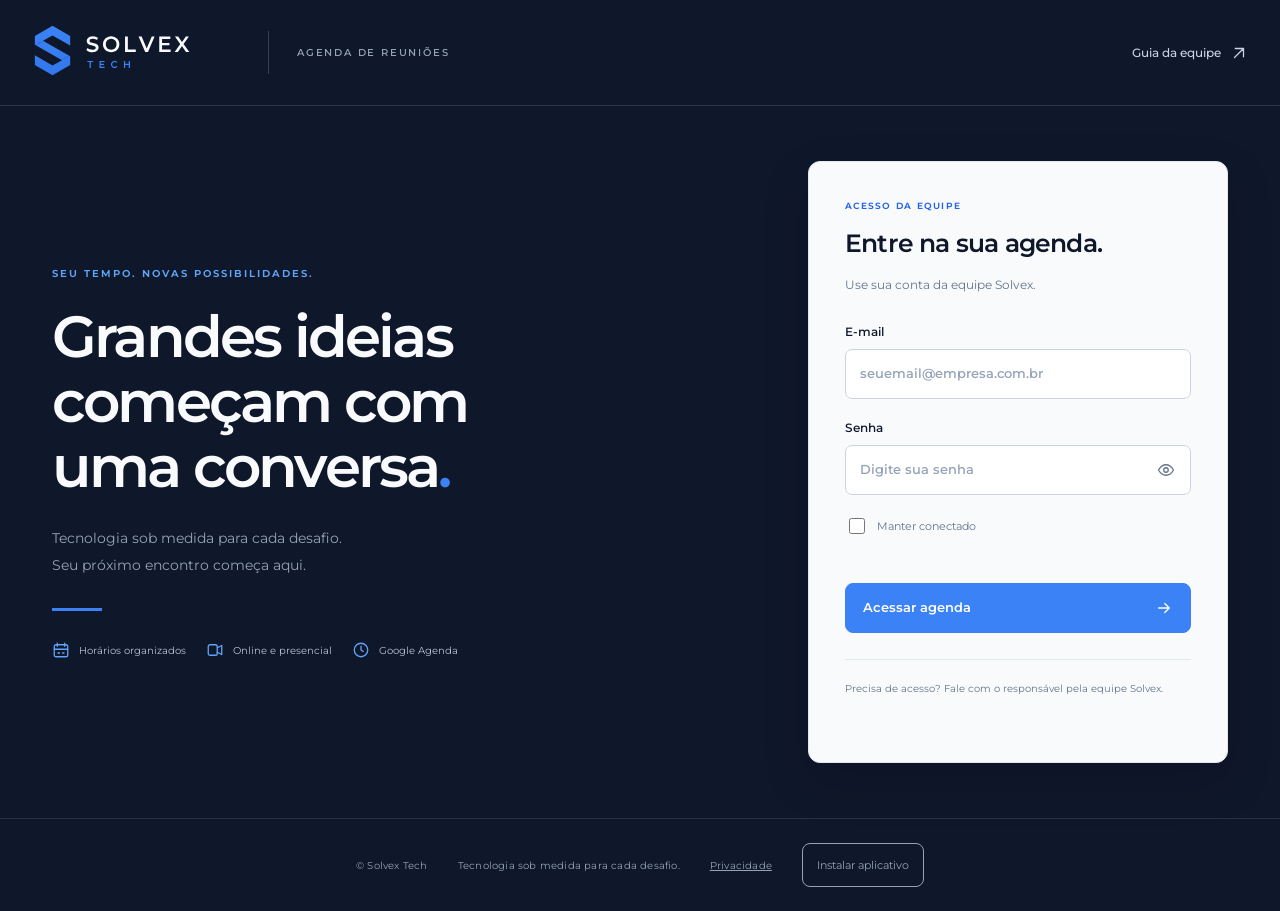
<file: index.html>
<!doctype html><html lang="pt-BR"><head><meta http-equiv="Content-Security-Policy" content="default-src 'none'; script-src 'self'; worker-src 'self'; manifest-src 'self'; style-src 'self' 'unsafe-inline'; img-src 'self' data:; font-src 'self'; connect-src 'self' https://abweepruixcyetrzefhk.supabase.co; base-uri 'none'; object-src 'none'; form-action 'self'; upgrade-insecure-requests"><meta name="apple-mobile-web-app-title" content="Solvex Agenda"><link rel="manifest" href="app-42dbdd6f8c19.webmanifest"><link rel="apple-touch-icon" sizes="180x180" href="apple-touch-icon-090eed2da043.png"><meta charset="utf-8"><meta name="viewport" content="width=device-width,initial-scale=1,viewport-fit=cover"><meta name="referrer" content="no-referrer"><meta name="theme-color" content="#0F172A"><meta name="description" content="Agenda da equipe Solvex. Organize reuniões, horários e atendimentos."><title>Solvex | Agenda de reuniões</title><link rel="icon" href="favicon-79b0ba477d8b.svg"><link rel="stylesheet" href="assets/style-9cea440f1fc6.css"></head><body class="solvex-agenda agenda-portal">
<a class="skip-link" href="#agenda-root">Ir para a agenda</a>
<header class="agenda-shell-header"><a href="./" aria-label="Solvex Agenda"><img src="solvex-logo-5545c9b8863d.svg" alt="Solvex Tech"></a><span class="agenda-shell-product">AGENDA DE REUNIÕES</span><a class="agenda-guide-link" href="manual.html" target="_blank" rel="noopener">Guia da equipe <span data-solvex-icon="arrow-up-right"></span></a><div id="agenda-account" hidden><span id="agenda-account-name"></span><button class="button secondary" id="agenda-signout" type="button">Sair</button></div></header>
<main id="agenda-login" class="agenda-login"><section class="agenda-login-intro"><p class="page-eyebrow">SEU TEMPO. NOVAS POSSIBILIDADES.</p><h1>Grandes ideias<br>começam com<br>uma conversa<span>.</span></h1><p>Tecnologia sob medida para cada desafio.<br>Seu próximo encontro começa aqui.</p><div class="solvex-hero-line" aria-hidden="true"></div><div class="agenda-login-tags"><span><span data-solvex-icon="calendar"></span>Horários organizados</span><span><span data-solvex-icon="video"></span>Online e presencial</span><span><span data-solvex-icon="clock"></span>Google Agenda</span></div></section><section class="agenda-login-card"><div id="agenda-login-loading" role="status">Verificando seu acesso…</div><div id="agenda-login-fields" hidden><p class="page-eyebrow">ACESSO DA EQUIPE</p><h2>Entre na sua agenda.</h2><p>Use sua conta da equipe Solvex.</p><form id="agenda-login-form"><label>E-mail<input type="email" name="email" autocomplete="username" placeholder="seuemail@empresa.com.br" required maxlength="254"></label><label>Senha<span class="agenda-password-wrap"><input type="password" name="password" autocomplete="current-password" placeholder="Digite sua senha" required maxlength="128"><button type="button" id="agenda-password-toggle" aria-label="Mostrar senha" aria-pressed="false"><svg viewBox="0 0 24 24" aria-hidden="true"><path d="M2 12s4-7 10-7 10 7 10 7-4 7-10 7S2 12 2 12Z"/><circle cx="12" cy="12" r="3"/></svg></button></span></label><label class="agenda-remember"><input type="checkbox" name="remember">Manter conectado</label><button class="button primary" type="submit">Acessar agenda <span data-solvex-icon="arrow-right"></span></button><p class="error" id="agenda-login-error" role="alert"></p></form><p class="agenda-login-contact">Precisa de acesso? Fale com o responsável pela equipe Solvex.</p></div></section></main>
<main id="agenda-root" class="agenda-standalone-root" hidden tabindex="-1"></main><footer class="agenda-shell-footer"><span>© Solvex Tech</span><span>Tecnologia sob medida para cada desafio.</span><a href="privacidade-agenda.html">Privacidade</a></footer><script src="config.js" defer></script><script src="assets/icons-968d5dba30fa.js" defer></script><script src="assets/auth-ab4852074d04.js" defer></script><script src="assets/api-547841a2abc8.js" defer></script><script src="assets/categories-31a34558bee9.js" defer></script><script src="assets/weekly-4aabe3dd1ca1.js" defer></script><script src="assets/google-flow-968bbc43f188.js" defer></script><script src="assets/admin-420d1e878e5c.js" defer></script><script src="assets/portal-fc0ca8c63b61.js" defer></script><script src="assets/pwa-33f8adda4149.js" defer></script></body></html>
</file>
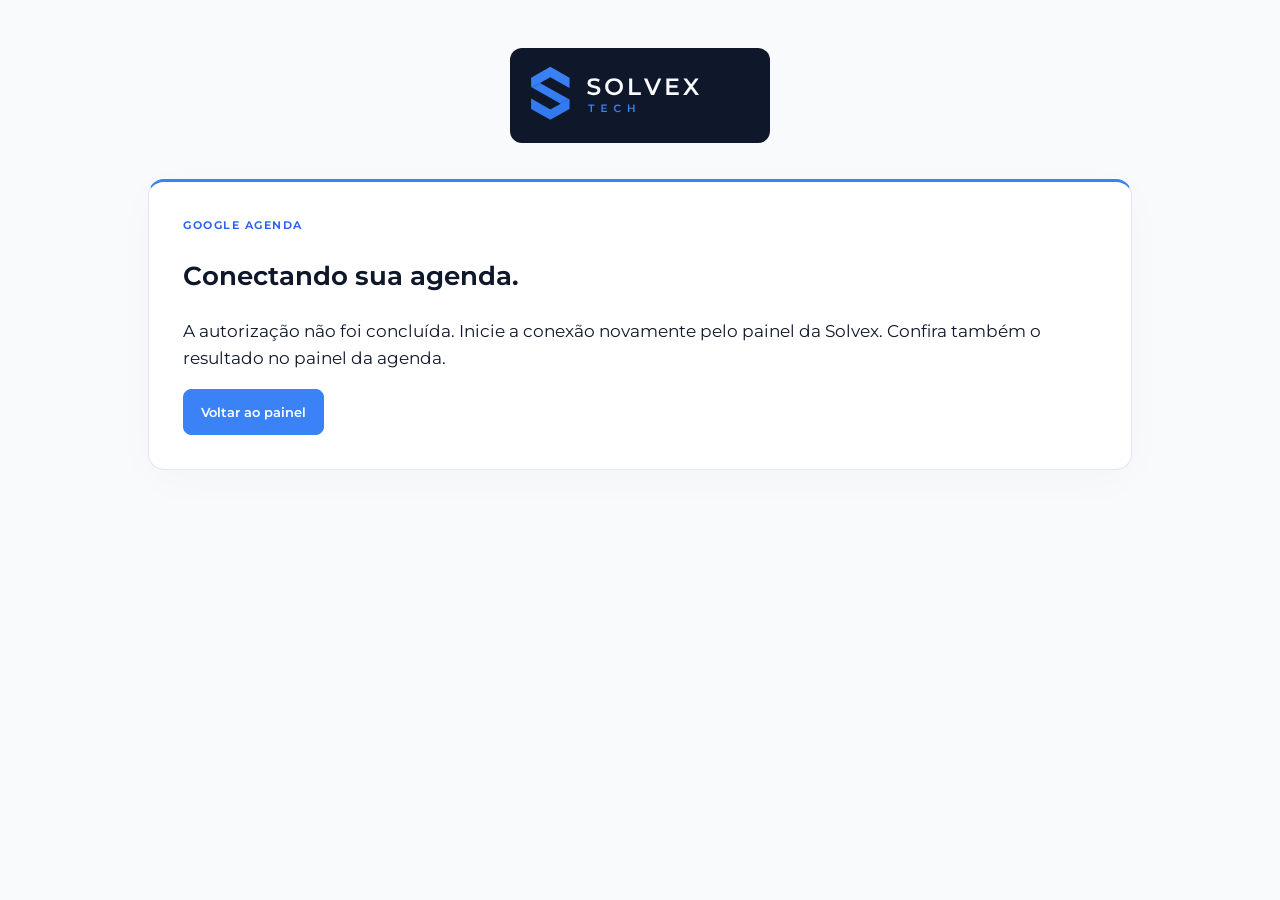
<file: agenda-google-callback.html>
<!doctype html><html lang="pt-BR"><head><meta http-equiv="Content-Security-Policy" content="default-src 'none'; script-src 'self'; worker-src 'self'; manifest-src 'self'; style-src 'self' 'unsafe-inline'; img-src 'self' data:; font-src 'self'; connect-src 'self' https://abweepruixcyetrzefhk.supabase.co; base-uri 'none'; object-src 'none'; form-action 'self'; upgrade-insecure-requests"><meta name="apple-mobile-web-app-title" content="Solvex Agenda"><link rel="manifest" href="app-42dbdd6f8c19.webmanifest"><link rel="apple-touch-icon" sizes="180x180" href="apple-touch-icon-090eed2da043.png"><meta charset="utf-8"><meta name="viewport" content="width=device-width,initial-scale=1,viewport-fit=cover"><meta name="referrer" content="no-referrer"><title>Conexão Google Agenda | Solvex</title><link rel="icon" href="favicon-79b0ba477d8b.svg"><link rel="stylesheet" href="assets/style-9cea440f1fc6.css"><meta name="theme-color" content="#0F172A"></head><body class="solvex-agenda agenda-page"><main class="agenda-container"><img class="agenda-callback-logo" src="solvex-logo-5545c9b8863d.svg" alt="Solvex Tech"><section class="agenda-card"><p class="page-eyebrow">GOOGLE AGENDA</p><h1>Conectando sua agenda.</h1><p id="google-status" role="status">Aguarde a confirmação da sua conexão.</p><button id="google-close" type="button" class="button primary">Voltar ao painel</button></section></main><script src="config.js" defer></script><script src="assets/icons-968d5dba30fa.js" defer></script><script src="assets/api-547841a2abc8.js" defer></script><script src="assets/google-flow-968bbc43f188.js" defer></script><script src="assets/google-callback-feb278486438.js" defer></script></body></html>
</file>
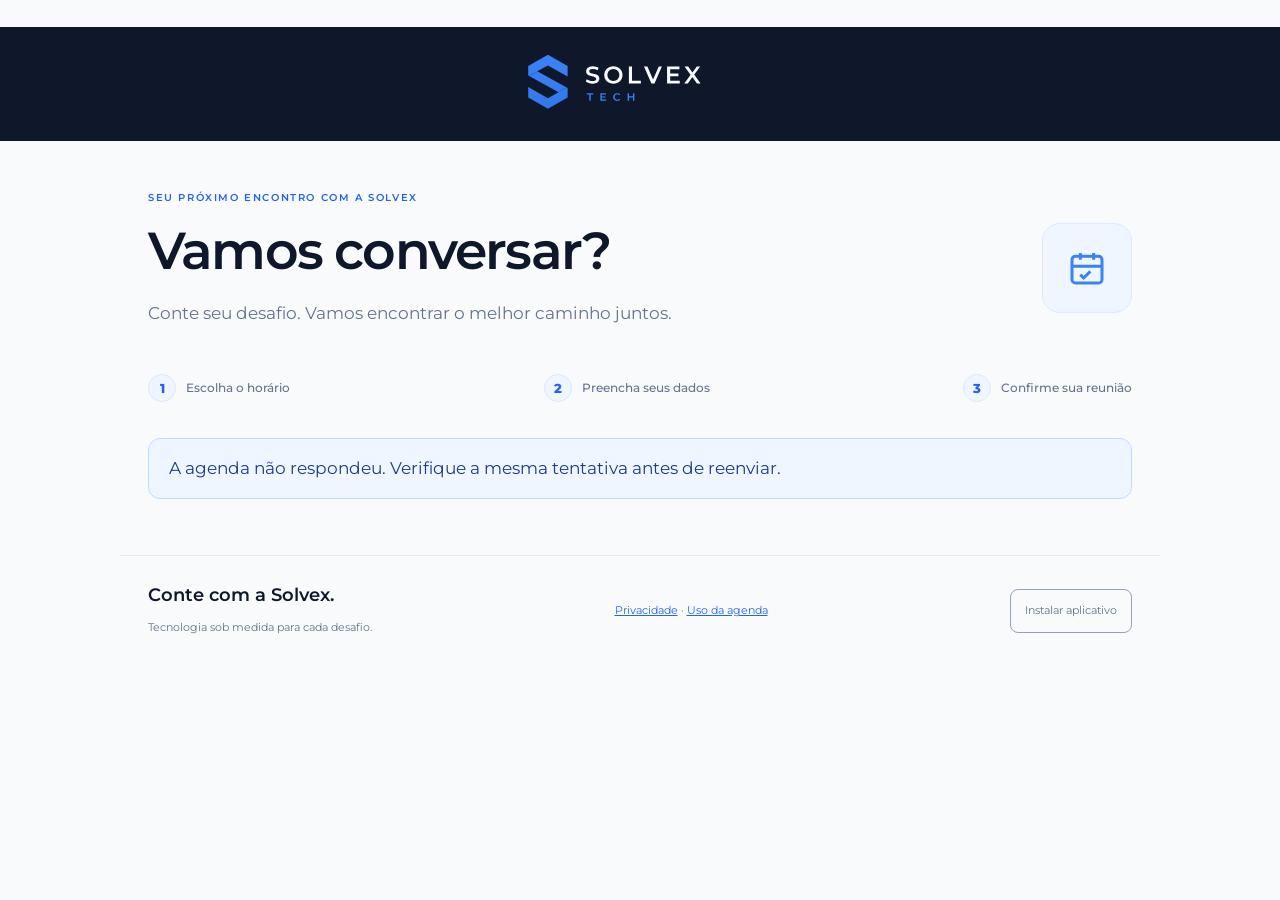
<file: agenda.html>
<!doctype html>
<html lang="pt-BR">
<head><meta http-equiv="Content-Security-Policy" content="default-src 'none'; script-src 'self'; worker-src 'self'; manifest-src 'self'; style-src 'self' 'unsafe-inline'; img-src 'self' data:; font-src 'self'; connect-src 'self' https://abweepruixcyetrzefhk.supabase.co; base-uri 'none'; object-src 'none'; form-action 'self'; upgrade-insecure-requests"><meta name="apple-mobile-web-app-title" content="Solvex Agenda"><link rel="manifest" href="app-42dbdd6f8c19.webmanifest"><link rel="apple-touch-icon" sizes="180x180" href="apple-touch-icon-090eed2da043.png">
<meta charset="utf-8">
<meta name="viewport" content="width=device-width,initial-scale=1,viewport-fit=cover">
<meta name="referrer" content="no-referrer">
<meta name="theme-color" content="#0F172A">
<meta name="description" content="Agende uma conversa online ou presencial com a equipe Solvex. Escolha seu horário e confirme seu atendimento.">
<title>Agende uma reunião — Solvex</title>











<link rel="icon" href="favicon-79b0ba477d8b.svg"><link rel="stylesheet" href="assets/style-9cea440f1fc6.css"></head>
<body class="solvex-agenda agenda-page">
<a class="skip-link" href="#agenda-main">Ir para o agendamento</a>
<header class="agenda-public-brand">
  <div class="agenda-public-home">
    <img class="agenda-public-logo" src="solvex-logo-5545c9b8863d.svg" alt="Solvex" width="300" height="110" fetchpriority="high">
  </div>
</header>
<main id="agenda-main" class="agenda-container" tabindex="-1">
  <div class="agenda-intro">
    <div><p class="page-eyebrow">SEU PRÓXIMO ENCONTRO COM A SOLVEX</p><h1>Vamos conversar?</h1><p>Conte seu desafio. Vamos encontrar o melhor caminho juntos.</p><p id="agenda-profile-public" class="agenda-profile-public"></p></div>
    <div class="agenda-intro-icon" aria-hidden="true"><svg viewBox="0 0 24 24"><rect x="3" y="5" width="18" height="16" rx="2"/><path d="M16 3v4M8 3v4M3 11h18m-13 5 2 2 4-4"/></svg></div>
  </div>
  <ol class="agenda-public-steps" aria-label="Como agendar"><li><span>1</span>Escolha o horário</li><li><span>2</span>Preencha seus dados</li><li><span>3</span>Confirme sua reunião</li></ol>
<p id="agenda-notice" class="notice" role="status">Buscando os próximos horários…</p>
<form id="agenda-form" class="agenda-card" hidden>
  <div class="agenda-form-heading"><span class="agenda-step">01</span><div><h2>Escolha como e quando</h2><p>Escolha a data e o horário da sua reunião. Todos os horários são de Brasília.</p></div></div>
  <fieldset id="agenda-inputs" class="agenda-plain-fieldset">
    <fieldset class="agenda-plain-fieldset"><legend>Formato da reunião</legend><div class="agenda-mode-options"><label><input type="radio" name="mode" value="online" checked><span><span class="agenda-mode-title"><span data-solvex-icon="video"></span>Online</span><small>Converse de onde estiver</small></span></label><label><input type="radio" name="mode" value="presencial"><span><span class="agenda-mode-title"><span data-solvex-icon="pin"></span>Presencial</span><small>Encontre nossa equipe</small></span></label></div></fieldset>
    <div class="agenda-date-heading"><h3>Escolha uma data</h3><div class="agenda-date-nav"><button id="agenda-dates-prev" type="button" class="agenda-nav-button" aria-label="Datas anteriores"><span data-solvex-icon="chevron-left"></span></button><button id="agenda-dates-next" type="button" class="agenda-nav-button" aria-label="Próximas datas"><span data-solvex-icon="chevron-right"></span></button></div></div><div id="agenda-dates" class="agenda-date-options" role="group" aria-label="Datas disponíveis"></div>
    <h3>Horários disponíveis</h3><div id="agenda-hours" class="agenda-hour-options" role="group" aria-label="Horários disponíveis"></div><p id="agenda-selection" class="agenda-selection" role="status">Selecione uma data e um horário.</p>
    <div class="agenda-divider"></div><div class="agenda-form-heading"><span class="agenda-step">02</span><div><h2>Conte um pouco sobre você</h2><p>Preencha seus dados para confirmar o horário escolhido.</p></div></div>
    <div class="agenda-fields"><label>Seu nome<input name="name" autocomplete="name" maxlength="120" minlength="2" placeholder="Digite seu nome completo" required></label><label>WhatsApp<input name="whatsapp" autocomplete="tel" type="tel" inputmode="tel" maxlength="25" placeholder="(11) 9 9999-9999" required></label><label>E-mail<input name="email" type="email" autocomplete="email" maxlength="180" placeholder="Digite seu e-mail" required></label><label>Empresa<input name="company" autocomplete="organization" maxlength="180" placeholder="Nome da empresa" required></label><label class="agenda-wide">Endereço <span id="agenda-address-optional" class="field-optional">(opcional para reunião online)</span><input name="address" autocomplete="street-address" maxlength="300" placeholder="Rua, número, bairro e cidade"></label><label>Assunto da reunião<select name="subject" id="agenda-subject" required></select></label><label>Observações <span class="field-optional">(opcional)</span><input name="notes" maxlength="500" placeholder="O que gostaria de conversar?"></label></div>
    <label class="agenda-consent"><input name="consent" type="checkbox" required><span>Concordo com o uso dos meus dados pela equipe Solvex para organizar esta reunião.</span></label><div class="agenda-honeypot" aria-hidden="true"><label>Website<input name="website" tabindex="-1" autocomplete="off"></label></div>
  </fieldset>
  <p id="agenda-error" class="error" role="alert"></p><button id="agenda-confirm" class="button primary agenda-confirm" type="submit">Confirmar agendamento </button><button id="agenda-retry" class="button secondary agenda-confirm" type="button" hidden>Verificar e recuperar esta tentativa</button>
  <p class="agenda-form-footer"><span id="agenda-host-name">Equipe Solvex</span> · Solvex Tech</p>
</form>
<section id="agenda-confirmation" class="agenda-card agenda-confirmation" hidden tabindex="-1"><div class="agenda-success-icon" aria-hidden="true"><svg viewBox="0 0 24 24"><path d="m5 12 4 4 10-10"/></svg></div><p class="page-eyebrow" id="agenda-confirmation-eyebrow">AGENDAMENTO CONFIRMADO</p><h2 id="agenda-confirmation-title">Nos vemos em breve!</h2><p id="agenda-protocol" class="receipt-id"></p><dl id="agenda-confirmation-details" class="detail-grid"></dl><p id="agenda-access-note" class="notice"></p><p id="agenda-email-note" class="agenda-hint" role="status" hidden></p><a id="agenda-map-link" class="button secondary" target="_blank" rel="noopener noreferrer" hidden>Abrir rota no mapa / GPS</a><a id="agenda-meeting-link" class="button primary" target="_blank" rel="noopener noreferrer" hidden>Acessar reunião online</a><button id="agenda-meet-refresh" class="button secondary" type="button" hidden>Verificar link do Meet</button><div class="agenda-confirmation-actions"><button id="agenda-google-calendar" class="button secondary" type="button">Adicionar ao Google Agenda</button><button id="agenda-calendar" class="button secondary" type="button">Adicionar ao calendário</button><button id="agenda-another" class="text-button" type="button">Agendar outra reunião</button></div><p class="agenda-hint">Para alterar ou cancelar, fale com a equipe e informe o protocolo.</p><p class="error" id="agenda-calendar-error" role="alert"></p></section>

</main>
<footer class="agenda-public-footer">
  <div class="agenda-public-footer-brand"><div><p>Conte com a Solvex.</p><small>Tecnologia sob medida para cada desafio.</small></div></div><nav aria-label="Informações da agenda"><a href="privacidade-agenda.html">Privacidade</a> · <a href="termos-agenda.html">Uso da agenda</a></nav>
</footer>
<script src="config.js" defer></script><script src="assets/icons-968d5dba30fa.js" defer></script><script src="assets/api-547841a2abc8.js" defer></script><script src="assets/public-a325281c4873.js" defer></script><script src="assets/pwa-33f8adda4149.js" defer></script></body>
</html>
</file>
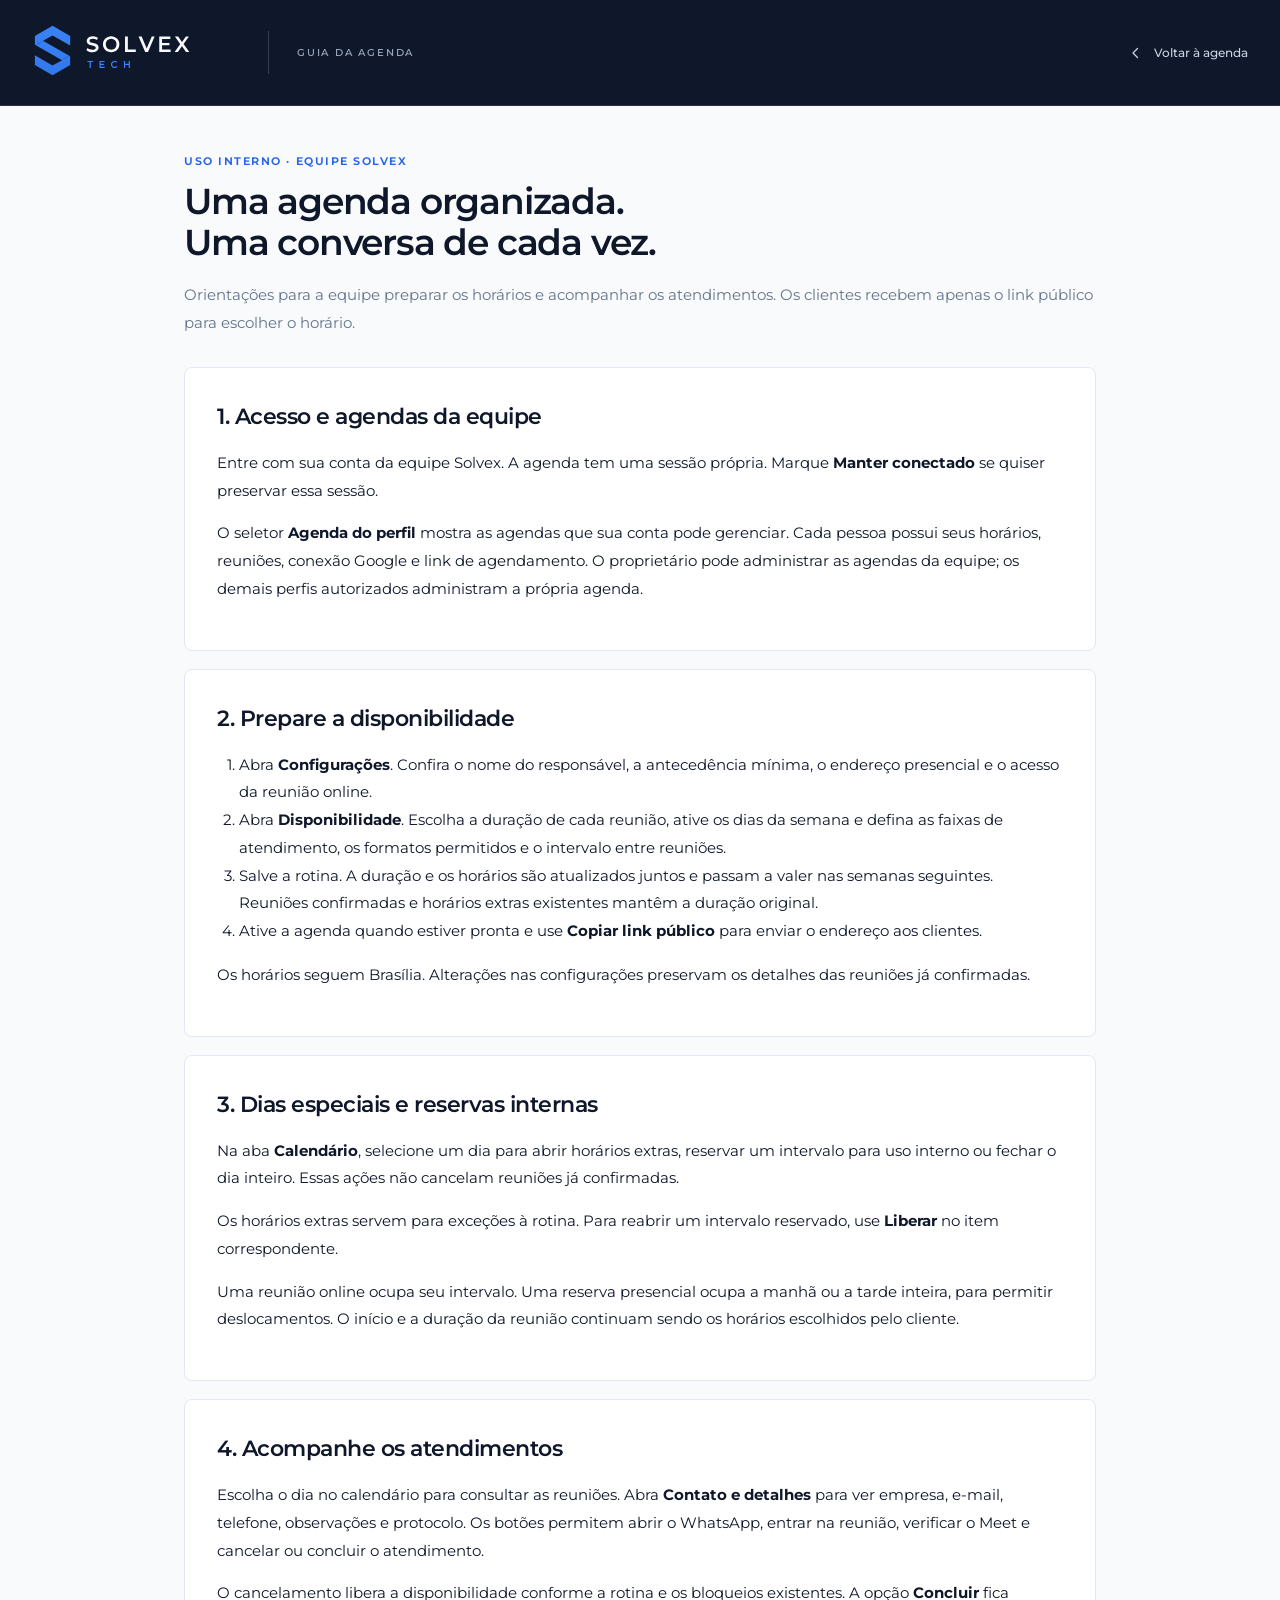
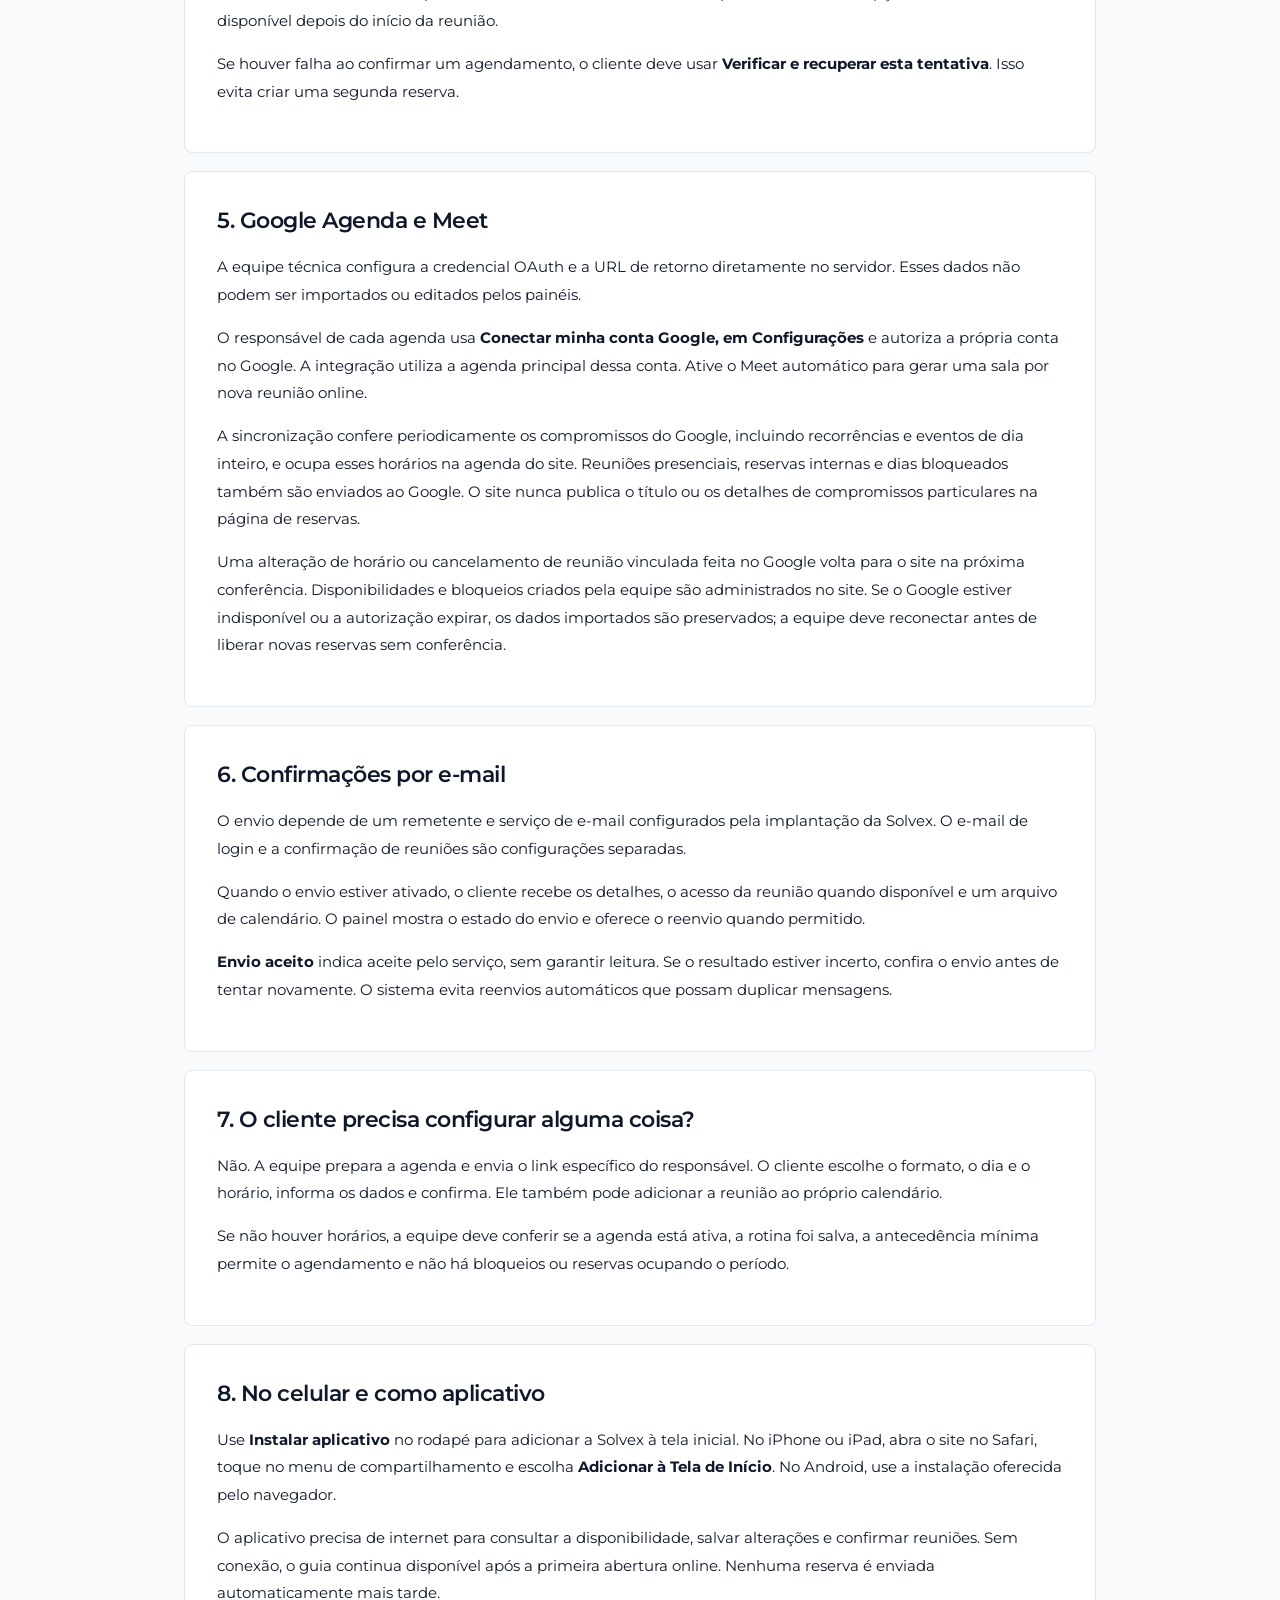
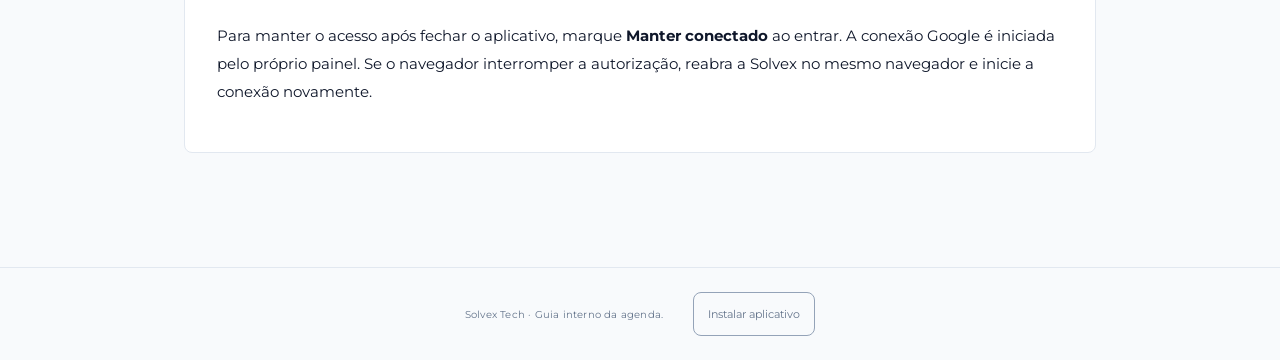
<file: manual.html>
<!doctype html><html lang="pt-BR"><head><meta http-equiv="Content-Security-Policy" content="default-src 'none'; script-src 'self'; worker-src 'self'; manifest-src 'self'; style-src 'self' 'unsafe-inline'; img-src 'self' data:; font-src 'self'; connect-src 'self' https://abweepruixcyetrzefhk.supabase.co; base-uri 'none'; object-src 'none'; form-action 'self'; upgrade-insecure-requests"><meta name="apple-mobile-web-app-title" content="Solvex Agenda"><link rel="manifest" href="app-42dbdd6f8c19.webmanifest"><link rel="apple-touch-icon" sizes="180x180" href="apple-touch-icon-090eed2da043.png"><meta charset="utf-8"><meta name="viewport" content="width=device-width,initial-scale=1,viewport-fit=cover"><meta name="referrer" content="no-referrer"><title>Solvex Agenda | Guia da equipe</title><link rel="icon" href="favicon-79b0ba477d8b.svg"><link rel="stylesheet" href="assets/style-9cea440f1fc6.css"><meta name="theme-color" content="#0F172A"></head><body class="solvex-agenda agenda-portal"><header class="agenda-shell-header"><a href="./" aria-label="Voltar à agenda"><img src="solvex-logo-5545c9b8863d.svg" alt="Solvex Tech"></a><span class="agenda-shell-product">GUIA DA AGENDA</span><a class="agenda-guide-link" href="./"><span data-solvex-icon="chevron-left"></span>Voltar à agenda</a></header><main class="agenda-guide"><p class="page-eyebrow">USO INTERNO · EQUIPE SOLVEX</p><h1>Uma agenda organizada.<br>Uma conversa de cada vez.</h1><p>Orientações para a equipe preparar os horários e acompanhar os atendimentos. Os clientes recebem apenas o link público para escolher o horário.</p>
<section class="agenda-card"><h2>1. Acesso e agendas da equipe</h2><p>Entre com sua conta da equipe Solvex. A agenda tem uma sessão própria. Marque <strong>Manter conectado</strong> se quiser preservar essa sessão.</p><p>O seletor <strong>Agenda do perfil</strong> mostra as agendas que sua conta pode gerenciar. Cada pessoa possui seus horários, reuniões, conexão Google e link de agendamento. O proprietário pode administrar as agendas da equipe; os demais perfis autorizados administram a própria agenda.</p></section>
<section class="agenda-card"><h2>2. Prepare a disponibilidade</h2><ol><li>Abra <strong>Configurações</strong>. Confira o nome do responsável, a antecedência mínima, o endereço presencial e o acesso da reunião online.</li><li>Abra <strong>Disponibilidade</strong>. Escolha a duração de cada reunião, ative os dias da semana e defina as faixas de atendimento, os formatos permitidos e o intervalo entre reuniões.</li><li>Salve a rotina. A duração e os horários são atualizados juntos e passam a valer nas semanas seguintes. Reuniões confirmadas e horários extras existentes mantêm a duração original.</li><li>Ative a agenda quando estiver pronta e use <strong>Copiar link público</strong> para enviar o endereço aos clientes.</li></ol><p>Os horários seguem Brasília. Alterações nas configurações preservam os detalhes das reuniões já confirmadas.</p></section>
<section class="agenda-card"><h2>3. Dias especiais e reservas internas</h2><p>Na aba <strong>Calendário</strong>, selecione um dia para abrir horários extras, reservar um intervalo para uso interno ou fechar o dia inteiro. Essas ações não cancelam reuniões já confirmadas.</p><p>Os horários extras servem para exceções à rotina. Para reabrir um intervalo reservado, use <strong>Liberar</strong> no item correspondente.</p><p>Uma reunião online ocupa seu intervalo. Uma reserva presencial ocupa a manhã ou a tarde inteira, para permitir deslocamentos. O início e a duração da reunião continuam sendo os horários escolhidos pelo cliente.</p></section>
<section class="agenda-card"><h2>4. Acompanhe os atendimentos</h2><p>Escolha o dia no calendário para consultar as reuniões. Abra <strong>Contato e detalhes</strong> para ver empresa, e-mail, telefone, observações e protocolo. Os botões permitem abrir o WhatsApp, entrar na reunião, verificar o Meet e cancelar ou concluir o atendimento.</p><p>O cancelamento libera a disponibilidade conforme a rotina e os bloqueios existentes. A opção <strong>Concluir</strong> fica disponível depois do início da reunião.</p><p>Se houver falha ao confirmar um agendamento, o cliente deve usar <strong>Verificar e recuperar esta tentativa</strong>. Isso evita criar uma segunda reserva.</p></section>
<section class="agenda-card"><h2>5. Google Agenda e Meet</h2><p>A equipe técnica configura a credencial OAuth e a URL de retorno diretamente no servidor. Esses dados não podem ser importados ou editados pelos painéis.</p><p>O responsável de cada agenda usa <strong>Conectar minha conta Google, em Configurações</strong> e autoriza a própria conta no Google. A integração utiliza a agenda principal dessa conta. Ative o Meet automático para gerar uma sala por nova reunião online.</p><p>A sincronização confere periodicamente os compromissos do Google, incluindo recorrências e eventos de dia inteiro, e ocupa esses horários na agenda do site. Reuniões presenciais, reservas internas e dias bloqueados também são enviados ao Google. O site nunca publica o título ou os detalhes de compromissos particulares na página de reservas.</p><p>Uma alteração de horário ou cancelamento de reunião vinculada feita no Google volta para o site na próxima conferência. Disponibilidades e bloqueios criados pela equipe são administrados no site. Se o Google estiver indisponível ou a autorização expirar, os dados importados são preservados; a equipe deve reconectar antes de liberar novas reservas sem conferência.</p></section>
<section class="agenda-card"><h2>6. Confirmações por e-mail</h2><p>O envio depende de um remetente e serviço de e-mail configurados pela implantação da Solvex. O e-mail de login e a confirmação de reuniões são configurações separadas.</p><p>Quando o envio estiver ativado, o cliente recebe os detalhes, o acesso da reunião quando disponível e um arquivo de calendário. O painel mostra o estado do envio e oferece o reenvio quando permitido.</p><p><strong>Envio aceito</strong> indica aceite pelo serviço, sem garantir leitura. Se o resultado estiver incerto, confira o envio antes de tentar novamente. O sistema evita reenvios automáticos que possam duplicar mensagens.</p></section>
<section class="agenda-card"><h2>7. O cliente precisa configurar alguma coisa?</h2><p>Não. A equipe prepara a agenda e envia o link específico do responsável. O cliente escolhe o formato, o dia e o horário, informa os dados e confirma. Ele também pode adicionar a reunião ao próprio calendário.</p><p>Se não houver horários, a equipe deve conferir se a agenda está ativa, a rotina foi salva, a antecedência mínima permite o agendamento e não há bloqueios ou reservas ocupando o período.</p></section>
<section class="agenda-card"><h2>8. No celular e como aplicativo</h2><p>Use <strong>Instalar aplicativo</strong> no rodapé para adicionar a Solvex à tela inicial. No iPhone ou iPad, abra o site no Safari, toque no menu de compartilhamento e escolha <strong>Adicionar à Tela de Início</strong>. No Android, use a instalação oferecida pelo navegador.</p><p>O aplicativo precisa de internet para consultar a disponibilidade, salvar alterações e confirmar reuniões. Sem conexão, o guia continua disponível após a primeira abertura online. Nenhuma reserva é enviada automaticamente mais tarde.</p><p>Para manter o acesso após fechar o aplicativo, marque <strong>Manter conectado</strong> ao entrar. A conexão Google é iniciada pelo próprio painel. Se o navegador interromper a autorização, reabra a Solvex no mesmo navegador e inicie a conexão novamente.</p></section></main><footer class="agenda-shell-footer">Solvex Tech · Guia interno da agenda.</footer><script src="config.js" defer></script><script src="assets/icons-968d5dba30fa.js" defer></script><script src="assets/pwa-33f8adda4149.js" defer></script></body></html>
</file>
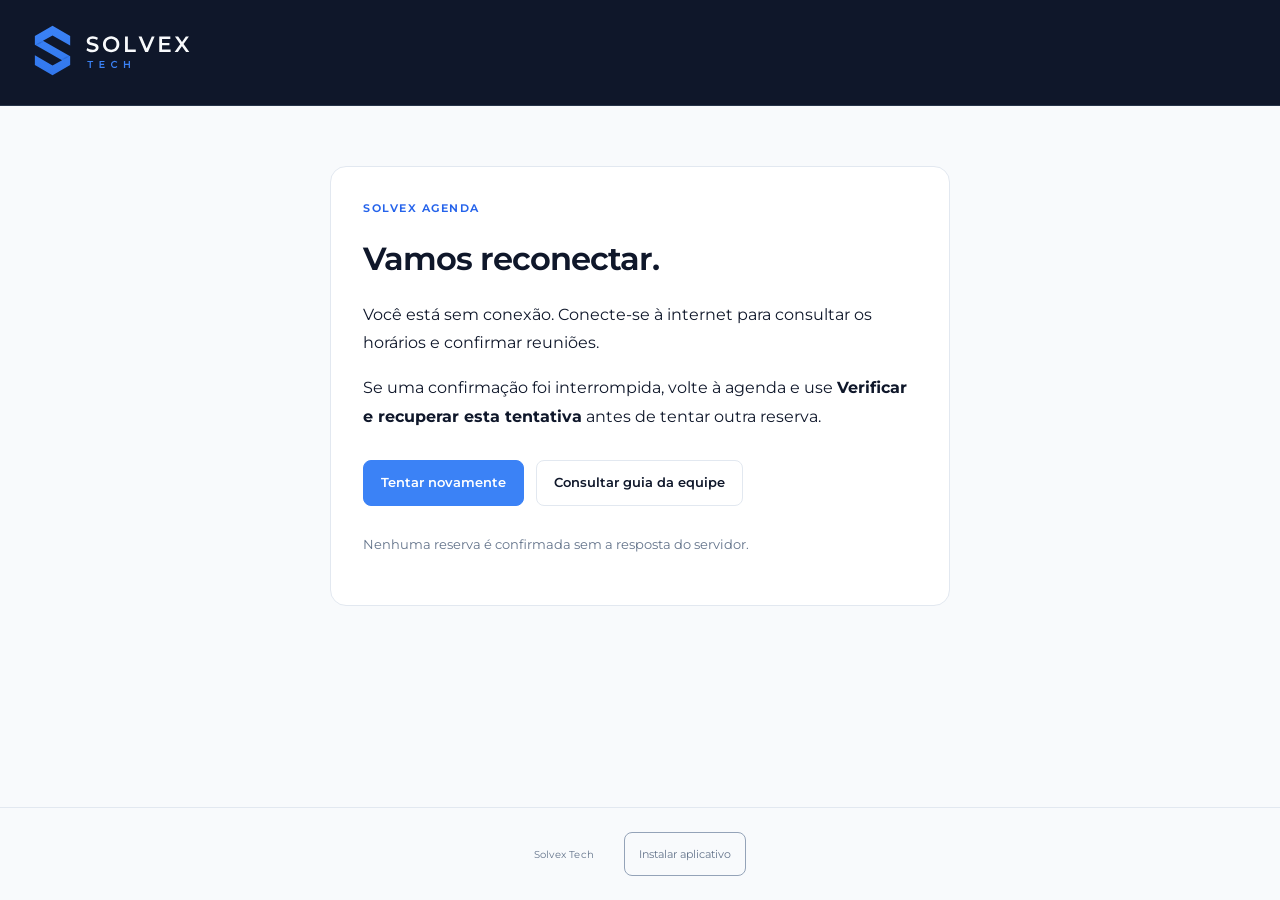
<file: offline.html>
<!doctype html>
<html lang="pt-BR"><head><meta http-equiv="Content-Security-Policy" content="default-src 'none'; script-src 'self'; worker-src 'self'; manifest-src 'self'; style-src 'self' 'unsafe-inline'; img-src 'self' data:; font-src 'self'; connect-src 'self' https://abweepruixcyetrzefhk.supabase.co; base-uri 'none'; object-src 'none'; form-action 'self'; upgrade-insecure-requests"><meta name="apple-mobile-web-app-title" content="Solvex Agenda"><link rel="manifest" href="app-42dbdd6f8c19.webmanifest"><link rel="apple-touch-icon" sizes="180x180" href="apple-touch-icon-090eed2da043.png"><meta charset="utf-8"><meta name="viewport" content="width=device-width,initial-scale=1,viewport-fit=cover"><meta name="referrer" content="no-referrer"><title>Sem conexão | Solvex Agenda</title><link rel="icon" href="favicon-79b0ba477d8b.svg"><link rel="stylesheet" href="assets/style-9cea440f1fc6.css"><meta name="theme-color" content="#0F172A"></head>
<body class="solvex-agenda agenda-portal agenda-offline-page"><header class="agenda-shell-header"><a href="./" aria-label="Solvex Agenda"><img src="solvex-logo-5545c9b8863d.svg" alt="Solvex Tech"></a></header><main class="agenda-offline-card"><p class="page-eyebrow">SOLVEX AGENDA</p><h1>Vamos reconectar.</h1><p id="offline-status" role="status">Você está sem conexão. Conecte-se à internet para consultar os horários e confirmar reuniões.</p><p>Se uma confirmação foi interrompida, volte à agenda e use <strong>Verificar e recuperar esta tentativa</strong> antes de tentar outra reserva.</p><div class="agenda-offline-actions"><button id="offline-retry" class="button primary" type="button">Tentar novamente</button><a class="button secondary" href="manual.html">Consultar guia da equipe</a></div><p class="agenda-hint">Nenhuma reserva é confirmada sem a resposta do servidor.</p></main><footer class="agenda-shell-footer">Solvex Tech</footer><script src="config.js" defer></script><script src="assets/icons-968d5dba30fa.js" defer></script><script src="assets/offline-3975979f1afb.js" defer></script><script src="assets/pwa-33f8adda4149.js" defer></script></body></html>
</file>
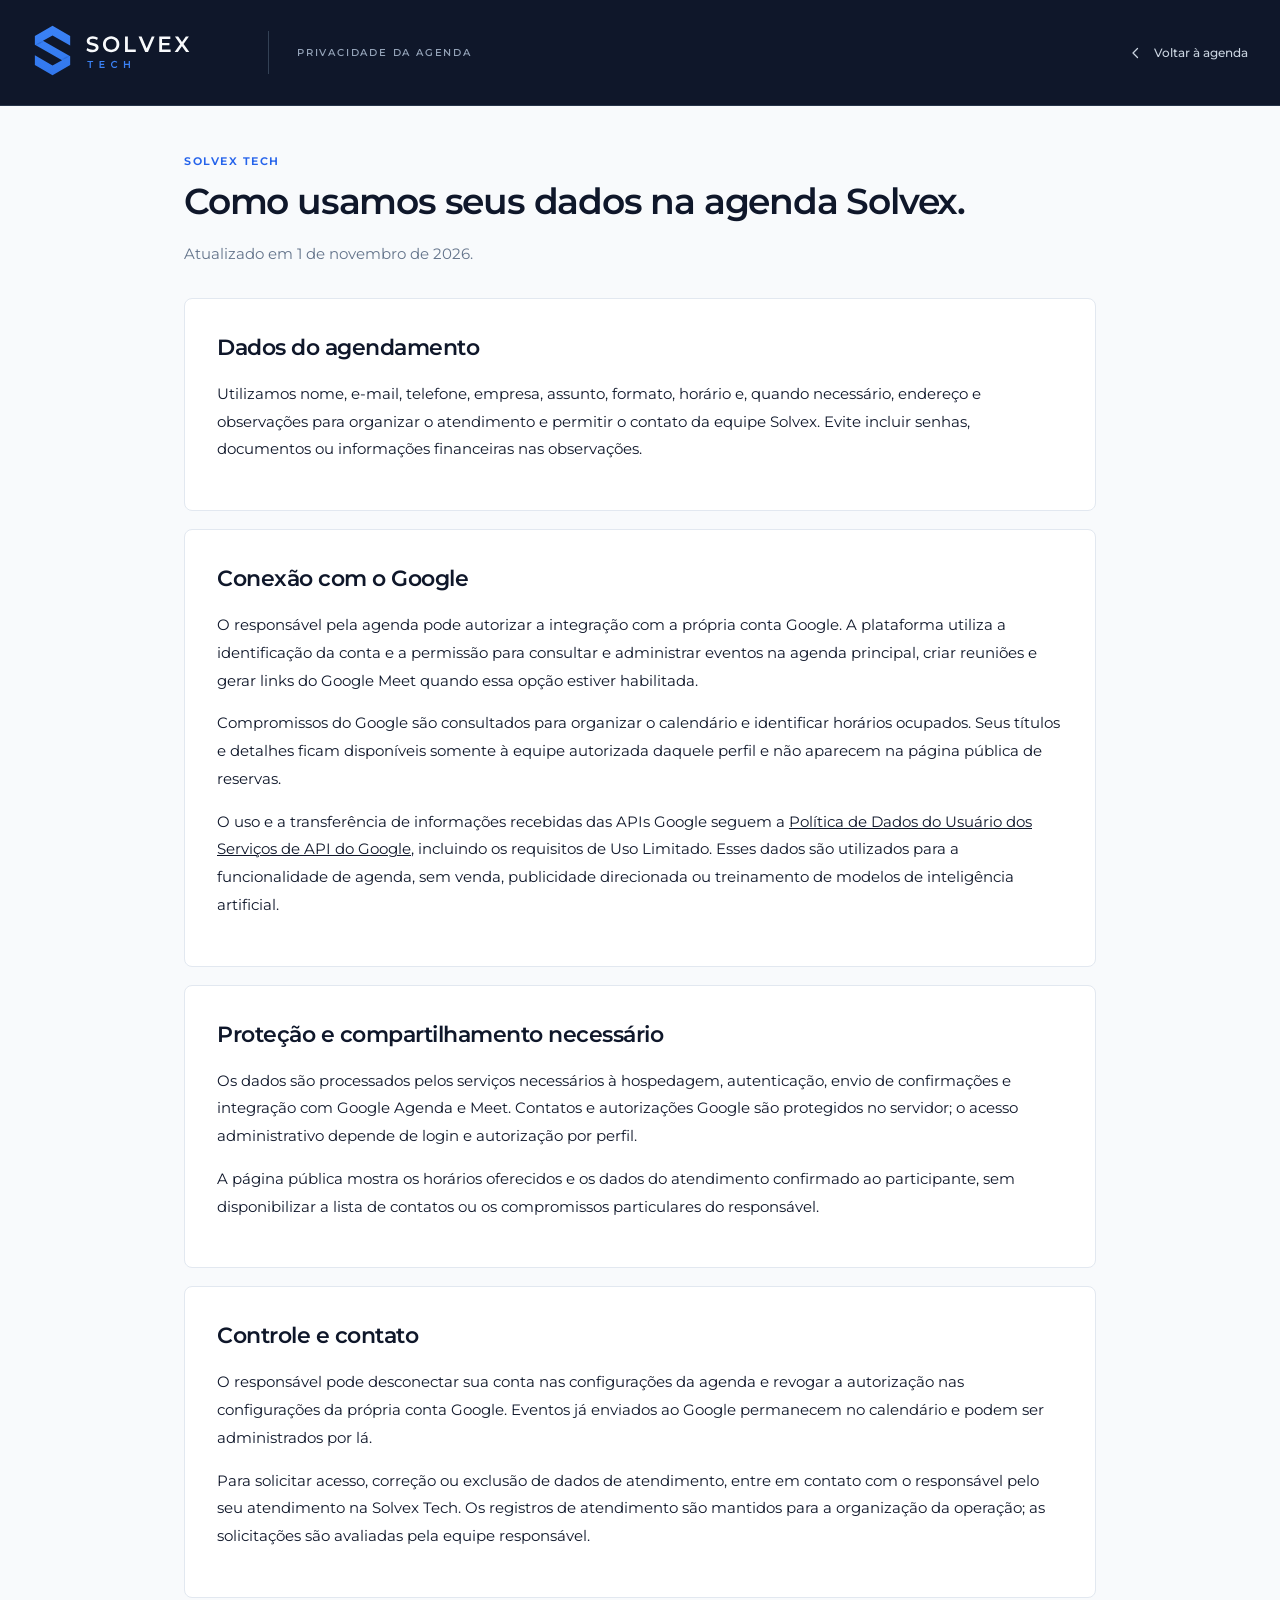
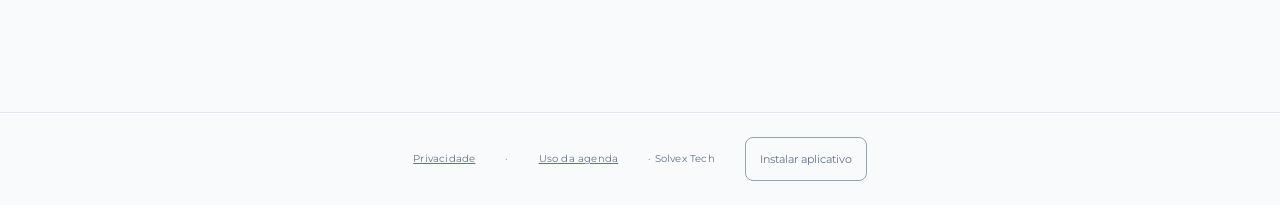
<file: privacidade-agenda.html>
<!doctype html><html lang="pt-BR"><head><meta http-equiv="Content-Security-Policy" content="default-src 'none'; script-src 'self'; worker-src 'self'; manifest-src 'self'; style-src 'self' 'unsafe-inline'; img-src 'self' data:; font-src 'self'; connect-src 'self' https://abweepruixcyetrzefhk.supabase.co; base-uri 'none'; object-src 'none'; form-action 'self'; upgrade-insecure-requests"><meta name="apple-mobile-web-app-title" content="Solvex Agenda"><link rel="manifest" href="app-42dbdd6f8c19.webmanifest"><link rel="apple-touch-icon" sizes="180x180" href="apple-touch-icon-090eed2da043.png"><meta charset="utf-8"><meta name="viewport" content="width=device-width,initial-scale=1,viewport-fit=cover"><meta name="referrer" content="no-referrer"><title>Solvex Agenda | Privacidade da agenda</title><link rel="icon" href="favicon-79b0ba477d8b.svg"><link rel="stylesheet" href="assets/style-9cea440f1fc6.css"><meta name="theme-color" content="#0F172A"></head><body class="solvex-agenda agenda-portal"><header class="agenda-shell-header"><a href="./" aria-label="Agenda Solvex"><img src="solvex-logo-5545c9b8863d.svg" alt="Solvex Tech"></a><span class="agenda-shell-product">PRIVACIDADE DA AGENDA</span><a class="agenda-guide-link" href="./"><span data-solvex-icon="chevron-left"></span>Voltar à agenda</a></header><main class="agenda-guide"><p class="page-eyebrow">SOLVEX TECH</p><h1>Como usamos seus dados na agenda Solvex.</h1><p>Atualizado em 1 de novembro de 2026.</p><section class="agenda-card"><h2>Dados do agendamento</h2><p>Utilizamos nome, e-mail, telefone, empresa, assunto, formato, horário e, quando necessário, endereço e observações para organizar o atendimento e permitir o contato da equipe Solvex. Evite incluir senhas, documentos ou informações financeiras nas observações.</p></section>
<section class="agenda-card"><h2>Conexão com o Google</h2><p>O responsável pela agenda pode autorizar a integração com a própria conta Google. A plataforma utiliza a identificação da conta e a permissão para consultar e administrar eventos na agenda principal, criar reuniões e gerar links do Google Meet quando essa opção estiver habilitada.</p><p>Compromissos do Google são consultados para organizar o calendário e identificar horários ocupados. Seus títulos e detalhes ficam disponíveis somente à equipe autorizada daquele perfil e não aparecem na página pública de reservas.</p><p>O uso e a transferência de informações recebidas das APIs Google seguem a <a href="https://developers.google.com/terms/api-services-user-data-policy" rel="noopener" target="_blank">Política de Dados do Usuário dos Serviços de API do Google</a>, incluindo os requisitos de Uso Limitado. Esses dados são utilizados para a funcionalidade de agenda, sem venda, publicidade direcionada ou treinamento de modelos de inteligência artificial.</p></section>
<section class="agenda-card"><h2>Proteção e compartilhamento necessário</h2><p>Os dados são processados pelos serviços necessários à hospedagem, autenticação, envio de confirmações e integração com Google Agenda e Meet. Contatos e autorizações Google são protegidos no servidor; o acesso administrativo depende de login e autorização por perfil.</p><p>A página pública mostra os horários oferecidos e os dados do atendimento confirmado ao participante, sem disponibilizar a lista de contatos ou os compromissos particulares do responsável.</p></section>
<section class="agenda-card"><h2>Controle e contato</h2><p>O responsável pode desconectar sua conta nas configurações da agenda e revogar a autorização nas configurações da própria conta Google. Eventos já enviados ao Google permanecem no calendário e podem ser administrados por lá.</p><p>Para solicitar acesso, correção ou exclusão de dados de atendimento, entre em contato com o responsável pelo seu atendimento na Solvex Tech. Os registros de atendimento são mantidos para a organização da operação; as solicitações são avaliadas pela equipe responsável.</p></section></main><footer class="agenda-shell-footer"><a href="privacidade-agenda.html">Privacidade</a> · <a href="termos-agenda.html">Uso da agenda</a> · Solvex Tech</footer><script src="config.js" defer></script><script src="assets/icons-968d5dba30fa.js" defer></script><script src="assets/pwa-33f8adda4149.js" defer></script></body></html>
</file>
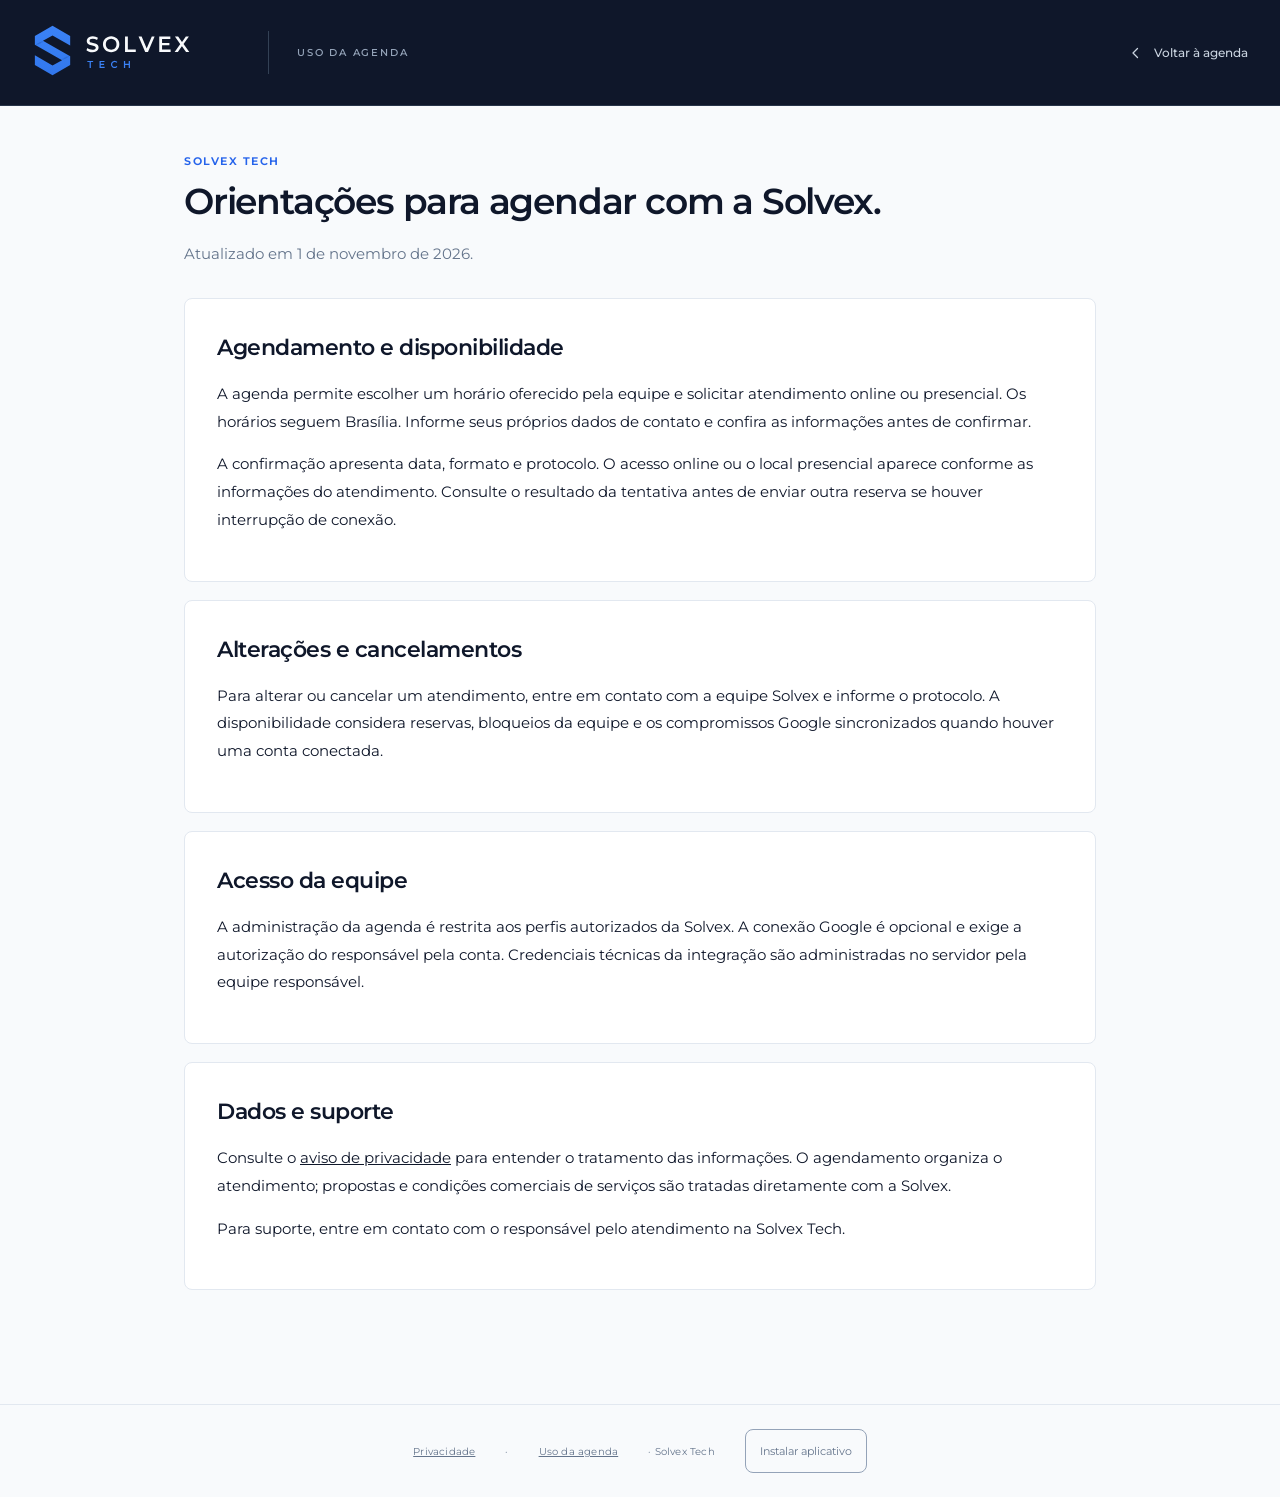
<file: termos-agenda.html>
<!doctype html><html lang="pt-BR"><head><meta http-equiv="Content-Security-Policy" content="default-src 'none'; script-src 'self'; worker-src 'self'; manifest-src 'self'; style-src 'self' 'unsafe-inline'; img-src 'self' data:; font-src 'self'; connect-src 'self' https://abweepruixcyetrzefhk.supabase.co; base-uri 'none'; object-src 'none'; form-action 'self'; upgrade-insecure-requests"><meta name="apple-mobile-web-app-title" content="Solvex Agenda"><link rel="manifest" href="app-42dbdd6f8c19.webmanifest"><link rel="apple-touch-icon" sizes="180x180" href="apple-touch-icon-090eed2da043.png"><meta charset="utf-8"><meta name="viewport" content="width=device-width,initial-scale=1,viewport-fit=cover"><meta name="referrer" content="no-referrer"><title>Solvex Agenda | Uso da agenda</title><link rel="icon" href="favicon-79b0ba477d8b.svg"><link rel="stylesheet" href="assets/style-9cea440f1fc6.css"><meta name="theme-color" content="#0F172A"></head><body class="solvex-agenda agenda-portal"><header class="agenda-shell-header"><a href="./" aria-label="Agenda Solvex"><img src="solvex-logo-5545c9b8863d.svg" alt="Solvex Tech"></a><span class="agenda-shell-product">USO DA AGENDA</span><a class="agenda-guide-link" href="./"><span data-solvex-icon="chevron-left"></span>Voltar à agenda</a></header><main class="agenda-guide"><p class="page-eyebrow">SOLVEX TECH</p><h1>Orientações para agendar com a Solvex.</h1><p>Atualizado em 1 de novembro de 2026.</p><section class="agenda-card"><h2>Agendamento e disponibilidade</h2><p>A agenda permite escolher um horário oferecido pela equipe e solicitar atendimento online ou presencial. Os horários seguem Brasília. Informe seus próprios dados de contato e confira as informações antes de confirmar.</p><p>A confirmação apresenta data, formato e protocolo. O acesso online ou o local presencial aparece conforme as informações do atendimento. Consulte o resultado da tentativa antes de enviar outra reserva se houver interrupção de conexão.</p></section>
<section class="agenda-card"><h2>Alterações e cancelamentos</h2><p>Para alterar ou cancelar um atendimento, entre em contato com a equipe Solvex e informe o protocolo. A disponibilidade considera reservas, bloqueios da equipe e os compromissos Google sincronizados quando houver uma conta conectada.</p></section>
<section class="agenda-card"><h2>Acesso da equipe</h2><p>A administração da agenda é restrita aos perfis autorizados da Solvex. A conexão Google é opcional e exige a autorização do responsável pela conta. Credenciais técnicas da integração são administradas no servidor pela equipe responsável.</p></section>
<section class="agenda-card"><h2>Dados e suporte</h2><p>Consulte o <a href="privacidade-agenda.html">aviso de privacidade</a> para entender o tratamento das informações. O agendamento organiza o atendimento; propostas e condições comerciais de serviços são tratadas diretamente com a Solvex.</p><p>Para suporte, entre em contato com o responsável pelo atendimento na Solvex Tech.</p></section></main><footer class="agenda-shell-footer"><a href="privacidade-agenda.html">Privacidade</a> · <a href="termos-agenda.html">Uso da agenda</a> · Solvex Tech</footer><script src="config.js" defer></script><script src="assets/icons-968d5dba30fa.js" defer></script><script src="assets/pwa-33f8adda4149.js" defer></script></body></html>
</file>
<file: assets/style-9cea440f1fc6.css>
.solvex-agenda{--agenda-orange:var(--gold);--agenda-navy:var(--cream)}.solvex-agenda.agenda-page .skip-link:not(:focus),.solvex-agenda .skip-link:not(:focus){width:1px;height:1px;padding:0;overflow:hidden;clip-path:inset(50%)}.solvex-agenda .agenda-container{max-width:1020px;margin:38px auto 52px;padding:0 24px;color:var(--cream)}.solvex-agenda .agenda-intro{display:flex;align-items:center;justify-content:space-between;gap:24px;margin-bottom:26px}.solvex-agenda .agenda-intro h1{font-size:clamp(32px,4.3vw,46px);letter-spacing:-1.3px;margin:5px 0 10px;line-height:1.1}.solvex-agenda .agenda-intro p:last-child{margin:0;font-size:19px;color:var(--muted)}.solvex-agenda .agenda-intro-icon{display:grid;place-items:center;flex:0 0 84px;height:84px;border-radius:8px;background:#3b82f61a;color:var(--gold);border:1px solid rgba(59,130,246,.2)}.solvex-agenda .agenda-intro-icon .ui-icon{width:43px;height:43px}.solvex-agenda .agenda-card{background:var(--panel);border:1px solid var(--rule);border-radius:8px;padding:32px;box-shadow:none}.solvex-agenda .agenda-form-heading{display:flex;align-items:center;gap:16px;margin-bottom:24px}.solvex-agenda .agenda-form-heading h2{font-size:23px;margin:0 0 5px;letter-spacing:-.4px}.solvex-agenda .agenda-form-heading p{color:var(--muted);margin:0}.solvex-agenda .agenda-step{display:grid;place-items:center;border-radius:8px;flex:0 0 46px;height:46px;background:#3b82f61a;color:var(--cream);font-weight:800;font-size:18px}.solvex-agenda .agenda-fields{display:grid;grid-template-columns:1fr 1fr;gap:20px}.solvex-agenda .agenda-fields .agenda-wide{grid-column:1/-1}.solvex-agenda .agenda-card label,.solvex-agenda .agenda-config-form>label,.solvex-agenda .agenda-filters label{display:block;font-size:15px;font-weight:700;color:var(--cream)}.solvex-agenda .agenda-card input:not([type=checkbox]):not([type=radio]),.solvex-agenda .agenda-card select,.solvex-agenda .agenda-config-form input:not([type=checkbox]),.solvex-agenda .agenda-config-form select,.solvex-agenda .agenda-config-form textarea,.solvex-agenda .agenda-filters input,.solvex-agenda .agenda-share input{display:block;width:100%;box-sizing:border-box;padding:13px 14px;margin-top:8px;min-height:48px;border:1px solid var(--rule);border-radius:8px;background:var(--panel);color:var(--cream);font:inherit;font-weight:400;box-shadow:none}.solvex-agenda .agenda-card input::placeholder,.solvex-agenda .agenda-config-form input::placeholder{color:var(--muted)}.solvex-agenda .agenda-card input:focus,.solvex-agenda .agenda-card select:focus,.solvex-agenda .agenda-config-form input:focus,.solvex-agenda .agenda-config-form select:focus,.solvex-agenda .agenda-config-form textarea:focus,.solvex-agenda .agenda-filters input:focus{outline:2px solid var(--gold);outline-offset:2px}.solvex-agenda .field-optional{font-size:12px;font-weight:400;color:var(--muted)}.solvex-agenda .agenda-plain-fieldset{border:0;padding:0;margin:0;min-width:0}.solvex-agenda .agenda-plain-fieldset legend{font-weight:700;font-size:15px;margin-bottom:10px;padding:0}.solvex-agenda .agenda-divider{height:1px;background:var(--panel-2);margin:30px 0}.solvex-agenda .agenda-mode-options{display:grid;grid-template-columns:1fr 1fr;gap:14px;margin-bottom:26px}.solvex-agenda .agenda-mode-options label{display:flex;align-items:center;gap:12px;padding:15px;border-radius:8px;background:var(--panel-2);border:1px solid var(--rule);cursor:pointer}.solvex-agenda .agenda-mode-options label:has(input:checked){background:#3b82f611;border:2px solid var(--gold);padding:14px}.solvex-agenda .agenda-mode-options small{display:block;font-weight:400;color:var(--muted);margin-top:4px}.solvex-agenda .agenda-card input[type=radio],.solvex-agenda .agenda-card input[type=checkbox],.solvex-agenda .agenda-config-form input[type=checkbox]{accent-color:var(--gold);width:18px;height:18px;flex:0 0 18px;margin:0}.solvex-agenda .agenda-mode-options label:has(input:disabled){opacity:.5;cursor:default}.solvex-agenda .agenda-date-heading{display:flex;align-items:center;justify-content:space-between;gap:16px}.solvex-agenda .agenda-card h3{font-size:17px;margin:0 0 14px}.solvex-agenda .agenda-date-nav{display:flex;gap:8px;margin-bottom:14px}.solvex-agenda .agenda-nav-button{width:36px;height:36px;border:1px solid var(--rule);border-radius:8px;background:var(--panel);color:var(--cream);font-size:25px;cursor:pointer}.solvex-agenda .agenda-nav-button:disabled{opacity:.4;cursor:default}.solvex-agenda .agenda-date-options{display:grid;grid-template-columns:repeat(3,1fr);gap:14px;margin-bottom:24px}.solvex-agenda .agenda-date-chip{padding:15px 8px;border:1px solid var(--rule);border-radius:8px;background:var(--panel-2);color:var(--cream);cursor:pointer;font:inherit;display:flex;flex-direction:column;align-items:center;gap:4px}.solvex-agenda .agenda-date-chip strong{font-size:29px;line-height:1.1}.solvex-agenda .agenda-date-chip span{text-transform:uppercase;font-weight:700;font-size:13px}.solvex-agenda .agenda-date-chip small{font-size:12px}.solvex-agenda .agenda-date-chip[aria-pressed=true]{background:var(--gold);color:var(--cream);border-color:var(--gold);box-shadow:none}.solvex-agenda .agenda-hour-options{display:flex;flex-wrap:wrap;gap:12px;min-height:48px;margin-bottom:18px}.solvex-agenda .agenda-hour-chip{min-width:105px;flex:1 1 100px;max-width:210px;padding:13px 16px;border:1px solid var(--rule);border-radius:8px;background:var(--panel-2);color:var(--cream);cursor:pointer;font:inherit;font-size:17px;font-weight:750}.solvex-agenda .agenda-hour-chip[aria-pressed=true]{background:var(--gold);color:var(--cream);border-color:var(--cream)}.solvex-agenda .agenda-date-chip:focus-visible,.solvex-agenda .agenda-hour-chip:focus-visible,.solvex-agenda .agenda-nav-button:focus-visible{outline:2px solid var(--gold);outline-offset:3px}.solvex-agenda .agenda-selection{display:flex;align-items:center;justify-content:center;gap:8px;font-size:14px;color:var(--muted);padding:12px;background:var(--panel-2);border-radius:8px;margin-bottom:22px}.solvex-agenda .agenda-selection .ui-icon{width:21px;height:21px}.solvex-agenda .agenda-card .agenda-consent{display:flex;align-items:flex-start;gap:11px;font-weight:400;line-height:1.6;font-size:13px;margin-bottom:20px}.solvex-agenda .agenda-consent input{margin-top:2px!important}.solvex-agenda .agenda-confirm{width:100%;display:flex;align-items:center;justify-content:center;gap:14px;padding:16px!important;font-size:17px!important;min-height:56px}.solvex-agenda .agenda-form-footer{margin:24px 0 0;border-top:1px solid var(--rule);padding-top:20px;text-align:center;font-size:13px;color:var(--muted)}.solvex-agenda .agenda-honeypot{position:absolute;width:1px;height:1px;overflow:hidden;clip-path:inset(50%)}.solvex-agenda .agenda-contact{margin:24px 0 0;text-align:center;font-size:14px}.solvex-agenda .agenda-contact a,.solvex-agenda .agenda-hint a{color:var(--cream);text-decoration:underline;text-decoration-color:var(--gold);text-underline-offset:4px}.solvex-agenda .agenda-success-icon{display:grid;place-items:center;width:62px;height:62px;background:#3b82f61a;color:var(--gold);border-radius:8px;margin-bottom:20px}.solvex-agenda .agenda-success-icon .ui-icon{width:35px;height:35px}.solvex-agenda .agenda-confirmation h2{font-size:30px;margin:6px 0 14px}.solvex-agenda .agenda-confirmation-actions{display:flex;align-items:center;flex-wrap:wrap;gap:16px;margin-top:16px}.solvex-agenda .agenda-confirmation .detail-grid{margin:24px 0}.solvex-agenda .agenda-confirmation .notice{font-size:14px;margin-bottom:20px}.solvex-agenda .agenda-confirmation:focus{outline:2px solid var(--gold);outline-offset:4px}.solvex-agenda .agenda-hint{font-size:13px!important;color:var(--muted);line-height:1.6;margin:8px 0 18px;overflow-wrap:anywhere}.solvex-agenda .agenda-admin-columns{display:grid;grid-template-columns:1fr 1fr;gap:22px}.solvex-agenda .agenda-admin-columns>.admin-section{min-width:0}.solvex-agenda .agenda-admin-columns h2{font-size:23px;margin:5px 0 16px}.solvex-agenda .agenda-admin-columns .agenda-fields{gap:16px}.solvex-agenda .agenda-config-form{display:grid;gap:16px}.solvex-agenda .agenda-config-form p{margin:-8px 0 0}.solvex-agenda .agenda-config-form .agenda-fields label{font-size:14px;font-weight:700}.solvex-agenda .agenda-config-form .agenda-toggle{display:flex;align-items:center;gap:10px;border-radius:8px;background:#3b82f614;padding:14px}.solvex-agenda .agenda-share{display:flex;align-items:center;justify-content:space-between;gap:24px;border-left:4px solid var(--gold)!important}.solvex-agenda .agenda-share h2{margin:4px 0 8px;font-size:25px}.solvex-agenda .agenda-share p{margin:0}.solvex-agenda .agenda-share-controls{display:flex;align-items:flex-end;gap:12px;max-width:450px;flex:1;min-width:0}.solvex-agenda .agenda-share-controls label{flex:1;min-width:0;font-size:12px}.solvex-agenda .agenda-share-controls .button{white-space:nowrap;min-height:48px}.solvex-agenda .agenda-weekdays,.solvex-agenda .agenda-format-checks{display:flex;gap:12px;flex-wrap:wrap}.solvex-agenda .agenda-weekdays label,.solvex-agenda .agenda-format-checks label{display:flex;align-items:center;gap:6px;font-size:13px;font-weight:600}.solvex-agenda .agenda-slot-list{max-height:400px;overflow:auto;display:grid;gap:10px;margin-top:16px;padding-right:4px}.solvex-agenda .agenda-slot-row{display:flex;align-items:center;justify-content:space-between;gap:12px;padding:14px 16px;border:1px solid var(--rule);border-radius:8px;background:var(--panel-2)}.solvex-agenda .agenda-slot-row strong{display:block;font-size:15px}.solvex-agenda .agenda-slot-row small{display:block;color:var(--muted);margin-top:5px}.solvex-agenda .agenda-slot-row .text-button{font-size:13px}.solvex-agenda .agenda-filters{display:flex;align-items:flex-end;gap:16px;flex-wrap:wrap;margin:20px 0}.solvex-agenda .agenda-filters label{flex:1;min-width:170px}.solvex-agenda .agenda-filters .button{min-height:48px}.solvex-agenda .agenda-bookings{display:grid;gap:16px}.solvex-agenda .agenda-booking{border:1px solid var(--rule);border-radius:8px;padding:20px;border-left:4px solid var(--gold)}.solvex-agenda .agenda-booking h3{margin:4px 0 5px;font-size:19px}.solvex-agenda .agenda-booking-heading{display:flex;align-items:flex-start;justify-content:space-between;gap:12px}.solvex-agenda .agenda-booking-subtitle{font-size:13px;color:var(--muted);margin:6px 0 18px}.solvex-agenda .agenda-booking-contact{display:grid;grid-template-columns:1fr 1fr;gap:10px 20px;margin:16px 0}.solvex-agenda .agenda-booking-contact div{min-width:0}.solvex-agenda .agenda-booking-contact dt{font-size:11px;font-weight:700;text-transform:uppercase;color:var(--muted);margin-bottom:3px}.solvex-agenda .agenda-booking-contact dd{margin:0;font-size:14px;overflow-wrap:anywhere;white-space:pre-wrap}.solvex-agenda .agenda-booking-actions{display:flex;gap:10px;flex-wrap:wrap}.solvex-agenda .agenda-booking-actions .button{font-size:12px!important;padding:10px 13px!important}.solvex-agenda .agenda-booking-status{font-size:11px;font-weight:700;white-space:nowrap;background:#3b82f61f;color:var(--cream);padding:6px 10px;border-radius:8px}.solvex-agenda .agenda-booking-status[data-status=canceled]{background:var(--panel-2)}@media(max-width:1200px){.solvex-agenda .agenda-admin-columns{grid-template-columns:1fr}.solvex-agenda .agenda-share{align-items:flex-start;flex-direction:column}.solvex-agenda .agenda-share-controls{width:100%;max-width:none;flex:auto}}@media(max-width:600px){.solvex-agenda .agenda-container{margin:25px auto 36px;padding:0 16px}.solvex-agenda .agenda-intro{gap:12px}.solvex-agenda .agenda-intro-icon{flex-basis:56px;height:56px;border-radius:8px}.solvex-agenda .agenda-intro-icon .ui-icon{width:30px;height:30px}.solvex-agenda .agenda-intro p:last-child{font-size:15px;line-height:1.5}.solvex-agenda .agenda-intro .page-eyebrow{font-size:9px}.solvex-agenda .agenda-card{padding:22px 18px;border-radius:8px}.solvex-agenda .agenda-form-heading{gap:12px}.solvex-agenda .agenda-form-heading h2{font-size:18px}.solvex-agenda .agenda-form-heading p{font-size:12px;line-height:1.5}.solvex-agenda .agenda-step{flex-basis:38px;height:38px;font-size:15px}.solvex-agenda .agenda-fields{grid-template-columns:1fr;gap:18px}.solvex-agenda .agenda-fields .agenda-wide{grid-column:auto}.solvex-agenda .agenda-mode-options{gap:10px}.solvex-agenda .agenda-mode-options label{padding:12px 9px;gap:8px}.solvex-agenda .agenda-mode-options label:has(input:checked){padding:11px 8px}.solvex-agenda .agenda-mode-options small{font-size:10px;line-height:1.4}.solvex-agenda .agenda-mode-options span{font-size:13px}.solvex-agenda .agenda-date-options{gap:10px}.solvex-agenda .agenda-date-chip strong{font-size:26px}.solvex-agenda .agenda-selection{font-size:12px;line-height:1.5}.solvex-agenda .agenda-confirm{font-size:15px!important}.solvex-agenda .agenda-admin-columns .agenda-fields{grid-template-columns:1fr}.solvex-agenda .agenda-share-controls{flex-wrap:wrap}.solvex-agenda .agenda-share-controls label{flex:1 1 100%}.solvex-agenda .agenda-booking-contact{grid-template-columns:1fr}.solvex-agenda .agenda-booking-heading{flex-wrap:wrap}.solvex-agenda .agenda-slot-row{padding:12px;flex-wrap:wrap}.solvex-agenda .agenda-slot-row strong{font-size:13px}.solvex-agenda .agenda-filters .button{width:100%}.solvex-agenda .agenda-confirmation .detail-grid{grid-template-columns:1fr}.solvex-agenda .agenda-form-footer{font-size:11px}}.solvex-agenda .agenda-toolbar{display:flex;align-items:center;justify-content:space-between;gap:18px;margin:4px 0 20px;flex-wrap:wrap}.solvex-agenda .agenda-toolbar-state,.solvex-agenda .agenda-toolbar-actions{display:flex;align-items:center;gap:12px;flex-wrap:wrap}.solvex-agenda .agenda-toolbar-actions .button{font-size:13px!important;padding:12px 16px!important}.solvex-agenda .agenda-toolbar-state strong{font-size:14px}.solvex-agenda .agenda-toolbar-state .text-button{font-size:12px}.solvex-agenda .agenda-open-dot{width:9px;height:9px;border-radius:8px;background:var(--panel-2)}.solvex-agenda .agenda-open-dot.is-open{background:var(--gold);box-shadow:none}.solvex-agenda .agenda-feedback{font-size:13px;color:var(--cream);margin-bottom:16px;line-height:1.5}.solvex-agenda .agenda-feedback:empty{display:none}.solvex-agenda .agenda-workspace{display:grid;grid-template-columns:minmax(0,1.7fr) minmax(260px,1fr);gap:22px;align-items:start}.solvex-agenda .agenda-workspace .admin-section{margin-bottom:22px!important}.solvex-agenda .agenda-month-heading,.solvex-agenda .agenda-day-heading{display:flex;align-items:center;justify-content:space-between;gap:16px}.solvex-agenda .agenda-month-heading h2{font-size:24px;margin:5px 0 0}.solvex-agenda .agenda-month-heading .agenda-date-nav{align-items:center;margin:0}.solvex-agenda .agenda-calendar-hint{color:var(--muted);font-size:13px;line-height:1.5;margin:14px 0 22px}.solvex-agenda .agenda-month-weekdays,.solvex-agenda .agenda-month-grid{display:grid;grid-template-columns:repeat(7,minmax(0,1fr));gap:7px}.solvex-agenda .agenda-month-weekdays{margin-bottom:10px}.solvex-agenda .agenda-month-weekdays span{text-align:center;font-weight:700;font-size:10px;color:var(--muted)}.solvex-agenda .agenda-calendar-day{height:93px;border:1px solid var(--rule);border-radius:8px;background:var(--panel);color:var(--cream);padding:9px 6px;display:flex;align-items:flex-start;flex-direction:column;text-align:left;cursor:pointer;position:relative;min-width:0}.solvex-agenda .agenda-calendar-day:hover{background:#3b82f60d}.solvex-agenda .agenda-calendar-day[aria-pressed=true]{border:2px solid var(--gold);background:#3b82f611;padding:8px 5px}.solvex-agenda .agenda-calendar-day.is-today>strong{background:var(--gold);color:var(--cream);border-radius:8px;width:23px;height:23px;display:grid;place-items:center}.solvex-agenda .agenda-calendar-day.is-blocked{background:var(--panel-2)}.solvex-agenda .agenda-calendar-day>strong{font-size:14px;line-height:23px}.solvex-agenda .agenda-day-badges{display:flex;flex-direction:column;gap:4px;margin-top:6px;width:100%}.solvex-agenda .agenda-day-badges small{font-size:9px;font-weight:700;border-radius:8px;padding:3px 4px;white-space:nowrap;overflow:hidden;text-overflow:ellipsis}.solvex-agenda .agenda-free-badge{background:#3b82f624;color:var(--cream)}.solvex-agenda .agenda-booked-badge{background:var(--gold);color:var(--cream)}.solvex-agenda .agenda-blocked-badge{background:var(--panel-2);color:var(--muted)}.solvex-agenda .agenda-calendar-legend{display:flex;align-items:center;flex-wrap:wrap;gap:18px;font-size:11px;color:var(--muted);margin-top:20px}.solvex-agenda .agenda-calendar-legend span{display:flex;align-items:center;gap:7px}.solvex-agenda .agenda-calendar-legend i{display:inline-block;width:8px;height:8px;border-radius:8px}.solvex-agenda .agenda-legend-free,.solvex-agenda .agenda-legend-booked{background:var(--gold)}.solvex-agenda .agenda-legend-blocked{background:var(--panel-2)}.solvex-agenda .agenda-day-heading h2{font-size:22px;margin:4px 0 0}.solvex-agenda .agenda-day-heading>.text-button{font-size:12px}.solvex-agenda .agenda-day-counts{display:flex;gap:20px;font-size:12px;margin:22px 0;color:var(--muted)}.solvex-agenda .agenda-day-counts strong{font-size:22px;color:var(--cream);padding-right:4px}.solvex-agenda .agenda-day-slots{display:grid;gap:10px;max-height:430px;overflow:auto;margin-bottom:18px;padding-right:2px}.solvex-agenda .agenda-day-slots .agenda-slot-row{gap:8px;padding:12px;flex-wrap:nowrap}.solvex-agenda .agenda-day-slots .agenda-slot-row>div{flex:1;min-width:0}.solvex-agenda .agenda-day-slots .agenda-slot-row small{font-size:10px}.solvex-agenda .agenda-day-slots .agenda-booking-status{font-size:9px;padding:5px 7px}.solvex-agenda .agenda-slot-remove{border:0;background:transparent;color:var(--cream);font-size:21px;padding:2px 5px;cursor:pointer}.solvex-agenda .agenda-day-actions{display:grid;gap:12px}.solvex-agenda .agenda-day-actions .button{font-size:12px!important;min-height:42px;padding:11px!important}.solvex-agenda .agenda-day-actions .text-button{font-size:11px}.solvex-agenda .agenda-day-card .agenda-hint{margin-bottom:0;font-size:11px!important}.solvex-agenda .agenda-day-empty-state{font-size:13px;color:var(--muted);padding:25px 14px;border:1px dashed var(--rule);border-radius:8px;text-align:center;margin:0 0 4px;line-height:1.6}.solvex-agenda .agenda-day-meetings .agenda-bookings{grid-template-columns:1fr 1fr}.solvex-agenda .agenda-contact-details{margin:16px 0}.solvex-agenda .agenda-contact-details summary{font-size:12px;color:var(--cream);font-weight:700;cursor:pointer}.solvex-agenda .agenda-meet-state{font-size:11px;font-weight:700;color:var(--cream);background:#3b82f61a;padding:8px 11px;border-radius:8px;display:inline-block;margin-bottom:0}.solvex-agenda .agenda-meet-state[data-state=ready]{background:var(--gold);color:var(--cream)}.solvex-agenda .agenda-dialog{max-width:600px;width:calc(100% - 32px);max-height:calc(100dvh - 40px);padding:28px;border:1px solid var(--rule);border-radius:8px;background:var(--panel);color:var(--cream);box-shadow:none;overflow:auto}.solvex-agenda .agenda-dialog::backdrop{background:var(--panel-2);backdrop-filter:blur(3px)}.solvex-agenda .agenda-dialog-heading{display:flex;align-items:flex-start;justify-content:space-between;gap:20px;margin-bottom:24px}.solvex-agenda .agenda-dialog-heading h2{font-size:26px;margin:5px 0 0;letter-spacing:-.5px}.solvex-agenda .agenda-dialog-close{border:0;background:var(--panel-2);color:var(--cream);border-radius:8px;font-size:24px;width:34px;height:34px;cursor:pointer;flex-shrink:0}.solvex-agenda .agenda-dialog .agenda-fields{gap:16px}.solvex-agenda .agenda-dialog .agenda-config-form>label,.solvex-agenda .agenda-dialog .agenda-fields label{font-size:13px;font-weight:700}.solvex-agenda .agenda-dialog .agenda-plain-fieldset legend{font-size:13px}.solvex-agenda .agenda-dialog .agenda-config-form input,.solvex-agenda .agenda-dialog .agenda-config-form select{margin-top:7px;font-size:14px}.solvex-agenda .agenda-dialog .agenda-config-form input[type=checkbox]{margin:0!important}.solvex-agenda .agenda-weekday-chips{gap:7px;display:grid;grid-template-columns:repeat(7,minmax(0,1fr))}.solvex-agenda .agenda-weekday-chips label{position:relative;display:block;min-width:0;cursor:pointer}.solvex-agenda .agenda-weekday-chips input{position:absolute;width:1px!important;height:1px!important;opacity:0}.solvex-agenda .agenda-weekday-chips span{display:grid;place-items:center;padding:12px 4px;border:1px solid var(--rule);border-radius:8px;color:var(--cream);background:var(--panel);font-size:12px;font-weight:700}.solvex-agenda .agenda-weekday-chips label:has(input:checked) span{background:var(--gold);color:var(--cream);border-color:var(--cream)}.solvex-agenda .agenda-weekday-chips label:has(input:focus-visible) span{outline:2px solid var(--gold);outline-offset:2px}.solvex-agenda .agenda-field-label{font-size:13px;font-weight:700;display:block}.solvex-agenda .agenda-duration-chip{display:block;padding:14px;margin-top:7px;border-radius:8px;background:#3b82f614;font-size:14px}.solvex-agenda .agenda-window-preview{border:1px solid rgba(59,130,246,.23);border-radius:8px;padding:16px;background:#3b82f60b}.solvex-agenda .agenda-window-preview>strong{font-size:14px}.solvex-agenda .agenda-window-preview>p{font-size:11px!important;color:var(--muted);margin:12px 0 0!important;line-height:1.6}.solvex-agenda .agenda-preview-times{display:flex;gap:7px;flex-wrap:wrap;margin-top:12px}.solvex-agenda .agenda-preview-times span{font-size:11px;font-weight:700;background:var(--panel);border:1px solid var(--rule);border-radius:8px;padding:6px 9px}.solvex-agenda .agenda-dialog .agenda-config-form .button{min-height:48px;font-size:14px}.solvex-agenda .agenda-google-card{margin-top:26px;padding:20px;border-radius:8px;background:var(--panel-2);border:1px solid var(--rule)}.solvex-agenda .agenda-google-card h3{font-size:18px;margin:6px 0 10px}.solvex-agenda .agenda-google-card p{font-size:12px;line-height:1.6}.solvex-agenda .agenda-google-actions{display:flex;align-items:center;gap:16px;flex-wrap:wrap}.solvex-agenda .agenda-google-actions .button{font-size:12px!important;padding:12px 16px!important;min-height:44px}.solvex-agenda .agenda-google-actions .text-button{font-size:12px}.solvex-agenda .agenda-google-card details{margin-top:18px;font-size:12px}.solvex-agenda .agenda-google-card summary{font-weight:700;cursor:pointer}.solvex-agenda .agenda-google-card input[readonly]{margin-bottom:14px;font-size:12px;width:100%}.solvex-agenda .agenda-upload-button{display:block;font-size:12px;font-weight:700}.solvex-agenda .agenda-upload-button input{font-size:12px;margin-top:10px;width:100%}.solvex-agenda .agenda-dialog .error{font-size:12px}@media(max-width:1150px){.solvex-agenda .agenda-workspace{grid-template-columns:1fr}.solvex-agenda .agenda-calendar-day{height:88px}.solvex-agenda .agenda-day-slots{grid-template-columns:1fr 1fr;max-height:300px}.solvex-agenda .agenda-day-card .agenda-day-actions{display:flex;align-items:center;flex-wrap:wrap}.solvex-agenda .agenda-day-meetings .agenda-bookings{grid-template-columns:1fr}}@media(max-width:600px){.solvex-agenda .agenda-toolbar{gap:16px}.solvex-agenda .agenda-toolbar-actions{display:grid;grid-template-columns:1fr 1fr;width:100%;gap:10px}.solvex-agenda .agenda-toolbar-actions .primary{grid-column:1/-1}.solvex-agenda .agenda-toolbar-actions .button{font-size:12px!important;padding:11px!important}.solvex-agenda .agenda-workspace{gap:0}.solvex-agenda .agenda-month-heading{gap:8px;flex-wrap:wrap}.solvex-agenda .agenda-month-heading h2{font-size:22px}.solvex-agenda .agenda-month-heading .agenda-date-nav{gap:5px}.solvex-agenda .agenda-month-heading .text-button{font-size:11px}.solvex-agenda .agenda-month-weekdays,.solvex-agenda .agenda-month-grid{gap:4px}.solvex-agenda .agenda-calendar-day{height:66px;padding:5px 3px;border-radius:8px}.solvex-agenda .agenda-calendar-day[aria-pressed=true]{padding:4px 2px}.solvex-agenda .agenda-calendar-day>strong{font-size:12px;line-height:19px}.solvex-agenda .agenda-calendar-day.is-today>strong{width:19px;height:19px}.solvex-agenda .agenda-day-badges{gap:3px;margin-top:3px}.solvex-agenda .agenda-day-badges small{font-size:7px;letter-spacing:-.2px;padding:2px}.solvex-agenda .agenda-calendar-legend{gap:10px;font-size:9px}.solvex-agenda .agenda-calendar-hint{font-size:12px}.solvex-agenda .agenda-day-slots{grid-template-columns:1fr}.solvex-agenda .agenda-dialog{padding:22px 18px;max-height:calc(100dvh - 28px)}.solvex-agenda .agenda-dialog .agenda-fields{grid-template-columns:1fr 1fr;gap:12px}.solvex-agenda .agenda-dialog-heading h2{font-size:22px}.solvex-agenda .agenda-weekday-chips{gap:5px}.solvex-agenda .agenda-weekday-chips span{font-size:10px;padding:10px 2px}.solvex-agenda .agenda-dialog .agenda-config-form .agenda-toggle{align-items:flex-start;line-height:1.5;font-size:12px}.solvex-agenda .agenda-dialog .agenda-config-form .agenda-toggle input{margin-top:2px!important}.solvex-agenda .agenda-dialog .agenda-config-form input[type=time]{min-width:0}.solvex-agenda .agenda-dialog .agenda-fields label{font-size:12px}.solvex-agenda .agenda-window-preview{padding:13px}.solvex-agenda .agenda-window-preview>strong{font-size:13px}.solvex-agenda .agenda-booking{padding:16px}}.solvex-agenda .agenda-weekly-summary{display:flex;align-items:flex-start;justify-content:space-between;gap:24px;border-left:4px solid var(--gold)!important;margin-bottom:22px!important}.solvex-agenda .agenda-weekly-summary h2{font-size:23px;margin:5px 0 8px}.solvex-agenda .agenda-weekly-summary p:last-child{font-size:13px;color:var(--muted);margin:0;line-height:1.6}.solvex-agenda .agenda-weekly-summary-days{display:flex;flex-wrap:wrap;gap:9px;max-width:650px}.solvex-agenda .agenda-weekly-summary-days>div{padding:10px 13px;border-radius:8px;border:1px solid var(--rule);background:var(--panel-2)}.solvex-agenda .agenda-weekly-summary-days strong{display:block;font-size:12px}.solvex-agenda .agenda-weekly-summary-days span{display:block;font-size:10px;color:var(--muted);margin-top:4px}.solvex-agenda .agenda-weekly-dialog{max-width:700px}.solvex-agenda .agenda-weekly-days{display:grid;gap:10px}.solvex-agenda .agenda-week-row{padding:14px 16px;border:1px solid var(--rule);border-radius:8px;background:var(--panel-2)}.solvex-agenda .agenda-week-row.is-enabled{background:var(--panel);border-color:#3b82f659}.solvex-agenda .agenda-week-heading{display:flex;align-items:center;justify-content:space-between;gap:12px}.solvex-agenda .agenda-week-heading label{display:flex;align-items:center;gap:10px;font-size:14px;font-weight:750}.solvex-agenda .agenda-week-heading input{accent-color:var(--gold);width:18px;height:18px!important;margin:0!important;flex-shrink:0}.solvex-agenda .agenda-week-heading .text-button{font-size:12px}.solvex-agenda .agenda-week-ranges{display:grid;gap:10px;margin-top:10px}.solvex-agenda .agenda-week-range{display:grid;grid-template-columns:1fr 1fr 26px;gap:12px;align-items:end}.solvex-agenda .agenda-week-range label{font-size:11px;font-weight:700;color:var(--muted)}.solvex-agenda .agenda-week-range input{width:100%;min-width:0;height:42px;min-height:42px!important;margin-top:5px!important;padding:9px 12px!important}.solvex-agenda .agenda-week-range input:disabled{background:var(--panel-2);color:var(--muted);border-color:var(--rule)}.solvex-agenda .agenda-week-range .agenda-slot-remove{height:42px}.solvex-agenda .agenda-weekly-dialog .agenda-window-preview>p{margin-top:8px!important}.solvex-agenda .agenda-weekly-dialog .agenda-hint{margin:0!important}.solvex-agenda .agenda-weekly-dialog .agenda-fields{margin:2px 0 6px}.solvex-agenda .agenda-weekly-dialog #agenda-copy-weekdays{font-size:12px;line-height:1.6}.solvex-agenda .agenda-week-row:not(.is-enabled) .agenda-week-ranges{display:none}.solvex-agenda .agenda-week-row:not(.is-enabled) [data-add-range]{visibility:hidden}.solvex-agenda .agenda-day-counts{flex-wrap:wrap;gap:12px}.solvex-agenda .agenda-day-counts strong{font-size:20px}.solvex-agenda .agenda-day-counts span{font-size:10px}.solvex-agenda .agenda-slot-reserve{background:var(--panel);color:var(--cream);border:1px solid var(--rule);border-radius:8px;font-size:9px;font-weight:700;padding:6px 7px;cursor:pointer}.solvex-agenda .agenda-internal-holds{display:grid;gap:10px;margin-bottom:16px}.solvex-agenda .agenda-internal-hold{display:flex;align-items:center;justify-content:space-between;gap:12px;border:1px solid var(--rule);border-left:3px solid var(--cream);border-radius:8px;padding:12px;background:var(--panel-2)}.solvex-agenda .agenda-internal-hold strong{font-size:11px;display:block}.solvex-agenda .agenda-internal-hold small{display:block;font-size:11px;color:var(--muted);margin-top:5px;overflow-wrap:anywhere}.solvex-agenda .agenda-internal-hold .button{font-size:10px!important;padding:7px 10px!important;min-height:32px!important}.solvex-agenda .agenda-day-slots .agenda-booking-status{white-space:normal;text-align:center;max-width:92px}.solvex-agenda .agenda-day-slots .agenda-slot-row small{line-height:1.5}@media(max-width:1150px){.solvex-agenda .agenda-weekly-summary{flex-direction:column;gap:16px}.solvex-agenda .agenda-weekly-summary-days{max-width:none}.solvex-agenda .agenda-day-card .agenda-day-actions{display:grid}}@media(max-width:600px){.solvex-agenda .agenda-weekly-summary h2{font-size:20px}.solvex-agenda .agenda-weekly-summary-days{display:grid;grid-template-columns:1fr 1fr;width:100%}.solvex-agenda .agenda-weekly-summary-days>div{padding:9px 11px}.solvex-agenda .agenda-weekly-dialog{padding:20px 16px}.solvex-agenda .agenda-week-row{padding:12px}.solvex-agenda .agenda-week-range{gap:8px;grid-template-columns:1fr 1fr 22px}.solvex-agenda .agenda-week-range input{padding:8px!important;font-size:12px!important}.solvex-agenda .agenda-week-heading label{font-size:13px}.solvex-agenda .agenda-week-heading .text-button{font-size:11px}.solvex-agenda .agenda-weekly-dialog .agenda-fields{grid-template-columns:1fr 1fr}.solvex-agenda .agenda-internal-hold{gap:8px;padding:10px}.solvex-agenda .agenda-internal-hold .button{font-size:9px!important}.solvex-agenda .agenda-day-counts{gap:10px}.solvex-agenda .agenda-day-counts strong{font-size:18px}.solvex-agenda .agenda-calendar-day{height:79px}.solvex-agenda .agenda-day-badges small{font-size:7px}}.solvex-agenda .agenda-mail-state{color:var(--cream);font-size:12px;line-height:1.6;padding:10px 12px;border:1px solid color-mix(in srgb,var(--cream) 12%,white);border-radius:8px;background:color-mix(in srgb,var(--gold) 5%,white);overflow-wrap:anywhere}.solvex-agenda{color:var(--cream);--agenda-orange:var(--gold);--agenda-navy:var(--cream)}.agenda-admin-native{max-width:1240px;margin:auto;padding:44px 26px 96px}.solvex-agenda .agenda-container{color:var(--cream)}.solvex-agenda h1,.solvex-agenda h2,.solvex-agenda h3{font-family:Montserrat,sans-serif;font-weight:400}.solvex-agenda .agenda-native-header h1{font-size:36px;margin:0}.solvex-agenda .mod-sub{color:var(--muted);margin:10px 0 26px}.solvex-agenda .admin-section{padding:20px 22px;background:var(--panel);border:1px solid var(--rule);border-radius:8px;margin:0 0 22px;min-width:0}.solvex-agenda .button{display:inline-flex;align-items:center;justify-content:center;gap:8px;background:var(--gold);color:#0f172a;border:1px solid var(--gold);border-radius:3px;padding:11px 16px;font-family:Montserrat,sans-serif;font-size:12.5px;font-weight:500;letter-spacing:.08em;text-transform:uppercase;text-decoration:none;min-height:44px;cursor:pointer}.solvex-agenda .button.secondary{background:transparent;color:var(--cream);border-color:var(--rule)}.solvex-agenda .button:disabled{opacity:.45;cursor:default}.solvex-agenda .text-button{background:transparent;border:0;color:var(--gold-hi);text-decoration:underline;text-underline-offset:3px;min-height:44px;padding:8px;cursor:pointer}.solvex-agenda .page-eyebrow{color:var(--gold);font-size:10px;letter-spacing:.12em;text-transform:uppercase}.solvex-agenda .agenda-intro p:last-child,.solvex-agenda .agenda-hint,.solvex-agenda .field-optional{color:var(--muted)}.solvex-agenda .error{color:#e59a9a;font-size:13px;overflow-wrap:anywhere;min-height:18px}.solvex-agenda .notice{color:var(--muted);background:var(--panel-2);padding:14px;border-radius:6px;overflow-wrap:anywhere}.solvex-agenda .agenda-hour-chip[aria-pressed=true],.solvex-agenda .agenda-date-chip[aria-pressed=true]{background:var(--gold);color:#0f172a;border-color:var(--gold)}.solvex-agenda .agenda-dialog{background:var(--panel);color:var(--cream);border:1px solid var(--rule);max-height:88dvh;overflow:auto}.solvex-agenda .agenda-dialog::backdrop{background:#000000b3}.solvex-agenda .detail-grid{display:grid;gap:14px;grid-template-columns:1fr 1fr}.solvex-agenda .detail-grid dt{color:var(--muted);font-size:12px}.solvex-agenda .detail-grid dd{margin:4px 0 0;overflow-wrap:anywhere}.solvex-agenda .pager{display:flex;gap:12px;justify-content:flex-end;margin-top:16px}.solvex-agenda .agenda-calendar-card,.solvex-agenda .agenda-day-card{min-width:0}.solvex-agenda .agenda-calendar-day{min-height:72px;min-width:0;overflow:hidden}.solvex-agenda .agenda-calendar-day[aria-pressed=true]{outline:2px solid var(--gold);outline-offset:-2px;background:var(--panel-2)}.solvex-agenda .agenda-booking-subtitle,.solvex-agenda .agenda-calendar-hint{color:var(--muted);overflow-wrap:anywhere}.solvex-agenda .agenda-mail-state{color:var(--muted);background:var(--panel-2);border-color:var(--rule)}.solvex-agenda .agenda-public-brand{max-width:1020px;margin:auto;padding:24px;border-bottom:1px solid var(--rule)}.solvex-agenda .agenda-public-brand a{display:flex;gap:14px;align-items:center;color:var(--cream);text-decoration:none}.solvex-agenda .agenda-public-brand img{width:48px;height:48px;object-fit:contain;border-radius:4px}.solvex-agenda .agenda-public-brand span{font-family:Montserrat,sans-serif;font-size:22px;letter-spacing:.09em;text-transform:uppercase}.solvex-agenda .agenda-public-brand small{display:block;font-family:Barlow,sans-serif;font-size:11px;color:var(--muted);letter-spacing:0;text-transform:none}.solvex-agenda .agenda-public-footer{max-width:1020px;margin:0 auto;padding:24px;border-top:1px solid var(--rule);color:var(--muted);font-size:12px;text-align:center}.solvex-agenda .agenda-public-footer a{color:var(--gold-hi)}.solvex-agenda .agenda-dialog-close,.solvex-agenda .agenda-nav-button{min-width:44px;min-height:44px}.solvex-agenda .agenda-success-icon svg,.solvex-agenda .agenda-intro-icon svg{width:32px;height:32px;stroke:currentColor;fill:none;stroke-width:1.8}@media(max-width:1100px){.solvex-agenda .agenda-workspace{grid-template-columns:1fr}}@media(max-width:600px){.agenda-admin-native{padding:28px 16px 64px}.solvex-agenda .admin-section{padding:16px}.solvex-agenda .agenda-native-header h1{font-size:28px}.solvex-agenda .agenda-calendar-day{min-height:62px;padding:6px 2px}.solvex-agenda .agenda-day-badges small{font-size:9px}.solvex-agenda .detail-grid{grid-template-columns:1fr}.solvex-agenda .agenda-dialog{max-width:calc(100vw - 24px)}.solvex-agenda .agenda-public-brand{padding:18px 16px}.solvex-agenda .agenda-toolbar-actions .button{flex:1 1 140px}}.solvex-agenda .agenda-profile-bar{display:flex;align-items:center;gap:24px;flex-wrap:wrap;margin:0 0 24px;padding:18px 20px;background:var(--panel);border:1px solid var(--rule);border-radius:12px}.solvex-agenda .agenda-profile-bar[hidden]{display:none}.solvex-agenda .agenda-profile-bar label{display:grid;gap:8px;flex:1;min-width:0;font-size:14px;font-weight:600;max-width:460px}.solvex-agenda .agenda-profile-bar select{width:100%;min-height:48px;padding:10px 14px;border:1px solid var(--rule);border-radius:8px;background:var(--field);color:var(--cream);font:inherit}.solvex-agenda .agenda-profile-bar p{flex:1;min-width:min(240px,100%);margin:0}.solvex-agenda .agenda-origin-group{grid-column:1/-1;min-width:0;padding-top:8px}.solvex-agenda .agenda-origin-group+.agenda-origin-group{border-top:1px solid var(--rule);padding-top:26px;margin-top:8px}.solvex-agenda .agenda-origin-heading{display:flex;align-items:center;gap:10px;flex-wrap:wrap}.solvex-agenda .agenda-origin-heading h3{font-size:20px;margin:0;line-height:1.3}.solvex-agenda .agenda-origin-count{border:1px solid var(--rule);border-radius:20px;padding:3px 9px;font-size:12px;font-weight:700}.solvex-agenda .agenda-origin-note{font-size:13px;color:var(--muted);line-height:1.6;margin:8px 0 16px}.solvex-agenda .agenda-origin-items{display:grid;grid-template-columns:repeat(2,minmax(0,1fr));gap:16px;min-width:0}.solvex-agenda .agenda-origin-items .agenda-day-empty-state{grid-column:1/-1}.solvex-agenda .agenda-origin-items .agenda-booking{min-width:0;overflow-wrap:anywhere}.solvex-agenda .agenda-origin-items .agenda-booking h4{margin:4px 0 5px;font-size:19px;line-height:1.35}.solvex-agenda .agenda-origin-badge{display:inline-block;font-size:10px;font-weight:800;letter-spacing:.05em;text-transform:uppercase;background:#3b82f61a;color:inherit;padding:5px 8px;border-radius:6px;margin:0 0 12px}.solvex-agenda .agenda-origin-group[data-origin=google] .agenda-booking{border-left-color:#8796a3}.solvex-agenda .agenda-origin-group[data-origin=google] .agenda-origin-badge,.solvex-agenda .agenda-google-badge{background:#edf2f7;color:#43566a}.solvex-agenda .agenda-google-badge{font-size:9px;padding:3px 5px;border-radius:4px}@media(max-width:800px){.solvex-agenda .agenda-origin-items{grid-template-columns:1fr}.solvex-agenda .agenda-origin-heading h3{font-size:18px}}.solvex-agenda.agenda-page{--agenda-public-muted:#64748B;font-size:17px;line-height:1.6;background:radial-gradient(ellipse at 80% 0,rgba(59,130,246,.075),transparent 620px),var(--ink)}.agenda-page .skip-link:focus{position:fixed;top:12px;left:12px;z-index:100;padding:12px 18px;background:var(--gold);color:var(--ink);border-radius:8px}.agenda-page .agenda-public-brand{display:flex;justify-content:center;align-items:center;max-width:1120px;padding:38px 28px 12px;border:0}.agenda-page .agenda-public-brand .agenda-public-home{display:block;min-width:0;padding:0;border:0;background:none;box-shadow:none}.agenda-page .agenda-public-brand .agenda-public-logo{display:block;width:320px;max-width:100%;height:auto;object-fit:contain;border:0;border-radius:0;background:none;box-shadow:none}.agenda-page .agenda-intro .agenda-profile-public{font-size:17px;color:var(--gold);margin:14px 0 0}.agenda-page .agenda-container{max-width:1120px;margin:52px auto 64px;padding:0 28px}.agenda-page .agenda-intro{gap:32px;margin-bottom:28px}.agenda-page .agenda-intro>div:first-child{min-width:0;max-width:760px}.agenda-page .agenda-intro .page-eyebrow{font-size:12px;font-weight:600;letter-spacing:.15em;line-height:1.7;margin:0 0 16px}.agenda-page .agenda-intro h1{font-size:clamp(42px,5.6vw,66px);line-height:1.12;letter-spacing:-.025em;margin:0 0 18px}.agenda-page .agenda-intro p:not(.page-eyebrow):not(.agenda-profile-public){font-size:21px;line-height:1.6;color:var(--agenda-public-muted);max-width:48ch}.agenda-page .agenda-intro-icon{flex-basis:112px;height:112px;border-radius:24px;background:linear-gradient(135deg,#3b82f621,#3b82f606);transform:rotate(-5deg)}.agenda-page .agenda-intro-icon svg{width:54px;height:54px;transform:rotate(5deg)}.agenda-page .agenda-public-steps{display:flex;gap:12px 28px;flex-wrap:wrap;list-style:none;padding:0;margin:0 0 36px;color:var(--agenda-public-muted);font-size:15px}.agenda-page .agenda-public-steps li{display:flex;align-items:center;gap:10px}.agenda-page .agenda-public-steps span{display:grid;place-items:center;width:28px;height:28px;border:1px solid rgba(59,130,246,.35);border-radius:50%;color:var(--gold);font-family:Montserrat,sans-serif;font-size:13px}.agenda-page .agenda-card{padding:40px 42px;border-radius:20px;border-color:#e2e8f0;border-top:3px solid var(--gold);background:linear-gradient(150deg,rgba(59,130,246,.025),transparent 350px),var(--panel);box-shadow:0 18px 64px #0003}.agenda-page .agenda-form-heading{gap:18px;margin-bottom:30px}.agenda-page .agenda-form-heading h2{font-size:29px;line-height:1.3;letter-spacing:0;margin-bottom:8px}.agenda-page .agenda-form-heading p{font-size:16px;line-height:1.6;color:var(--agenda-public-muted)}.agenda-page .agenda-step{flex-basis:56px;height:56px;border:1px solid rgba(59,130,246,.2);border-radius:14px;font-size:20px;color:var(--gold)}.agenda-page .agenda-plain-fieldset legend,.agenda-page .agenda-card label{font-size:17px;line-height:1.5}.agenda-page .agenda-fields{gap:24px}.agenda-page .agenda-card input:not([type=checkbox]):not([type=radio]),.agenda-page .agenda-card select{min-height:58px;padding:15px 17px;margin-top:10px;border-radius:10px;font-size:17px;line-height:1.5;background:var(--field)}.agenda-page .agenda-card input::placeholder{color:#94a3b8;opacity:1}.agenda-page .agenda-card input[type=radio],.agenda-page .agenda-card input[type=checkbox]{width:21px;height:21px;flex-basis:21px}.agenda-page .field-optional{font-size:14px;color:var(--agenda-public-muted)}.agenda-page .agenda-mode-options{gap:18px;margin-bottom:32px}.agenda-page .agenda-mode-options label{gap:14px;padding:20px;border-radius:12px;background:var(--panel-2)}.agenda-page .agenda-mode-options label:has(input:checked){padding:19px;background:#3b82f617}.agenda-page .agenda-mode-options span{font-size:20px;line-height:1.4}.agenda-page .agenda-mode-options small{font-size:15px;line-height:1.5;color:var(--agenda-public-muted);margin-top:6px}.agenda-page .agenda-card h3{font-size:22px;margin-bottom:18px}.agenda-page .agenda-date-nav{gap:10px;margin-bottom:18px}.agenda-page .agenda-nav-button{width:48px;height:48px;border-radius:12px;font-size:29px}.agenda-page .agenda-date-options{gap:16px;margin-bottom:30px}.agenda-page .agenda-date-chip{padding:18px 10px;gap:6px;border-radius:12px;min-height:142px}.agenda-page .agenda-date-chip strong{font-size:38px;font-family:Montserrat,sans-serif;font-weight:500}.agenda-page .agenda-date-chip span{font-size:15px}.agenda-page .agenda-date-chip small{font-size:14px}.agenda-page .agenda-hour-options{gap:12px;margin-bottom:24px}.agenda-page .agenda-hour-chip{min-height:58px;font-size:19px;flex-basis:118px;min-width:110px;border-radius:10px;padding:14px 18px}.agenda-page .agenda-selection{font-size:16px;line-height:1.6;padding:16px;border-radius:10px;margin-bottom:28px}.agenda-page .agenda-divider{margin:36px 0;background:var(--rule)}.agenda-page .agenda-card .agenda-consent{font-size:15px;line-height:1.7;gap:13px;margin:28px 0 20px;color:var(--agenda-public-muted)}.agenda-page .button{min-height:52px;padding:14px 20px;font-size:15px;letter-spacing:.065em;border-radius:9px}.agenda-page .agenda-confirm{min-height:64px;font-size:19px!important;padding:17px 20px!important}.agenda-page .button.primary:not(:disabled):hover{background:var(--gold-hi);border-color:var(--gold-hi)}.agenda-page .button.secondary:hover{background:var(--panel-2);border-color:var(--gold)}.agenda-page .text-button,.agenda-page .error{font-size:16px}.agenda-page .notice{font-size:17px;line-height:1.7;padding:20px;border:1px solid var(--rule);border-radius:12px}.agenda-page .agenda-form-footer{margin-top:28px;padding-top:24px;font-size:15px;color:var(--agenda-public-muted)}.agenda-page .agenda-confirmation h2{font-size:38px;line-height:1.25}.agenda-page .agenda-success-icon{width:76px;height:76px;border-radius:18px}.agenda-page .agenda-success-icon svg{width:40px;height:40px}.agenda-page .agenda-confirmation .page-eyebrow{font-size:12px}.agenda-page .detail-grid{gap:20px}.agenda-page .detail-grid dt{font-size:15px;color:var(--agenda-public-muted)}.agenda-page .detail-grid dd{font-size:19px;line-height:1.6;margin-top:5px}.agenda-page .agenda-confirmation .notice{font-size:17px}.agenda-page .agenda-hint{font-size:15px!important;line-height:1.7;color:var(--agenda-public-muted)}.agenda-page .agenda-public-footer{display:flex;align-items:center;justify-content:space-between;gap:28px;max-width:1120px;padding:28px 28px 40px;border-color:#3b82f64d;text-align:left}.agenda-page .agenda-public-footer-brand{display:flex;gap:22px;align-items:center;min-width:0}.agenda-page .agenda-public-footer-brand p{font-family:Montserrat,sans-serif;font-size:24px;line-height:1.3;color:var(--cream);margin:0 0 7px}.agenda-page .agenda-public-footer-brand small{font-size:15px;color:var(--agenda-public-muted)}.agenda-page :is(.button,.text-button,.agenda-date-chip,.agenda-hour-chip,.agenda-nav-button):focus-visible{outline:2px solid var(--gold-hi);outline-offset:4px}@media(max-width:600px){.solvex-agenda.agenda-page{font-size:16px}.agenda-page .agenda-public-brand{padding:20px 18px 24px}.agenda-page .agenda-public-brand .agenda-public-home{gap:16px}.agenda-page .agenda-public-brand .agenda-public-logo{width:260px;height:auto}.agenda-page .agenda-container{padding:0 18px;margin:34px auto 42px}.agenda-page .agenda-intro{align-items:flex-start;gap:14px;margin-bottom:24px}.agenda-page .agenda-intro .page-eyebrow{font-size:10px;letter-spacing:.1em;margin-bottom:13px}.agenda-page .agenda-intro h1{font-size:42px;margin-bottom:14px}.agenda-page .agenda-intro p:not(.page-eyebrow):not(.agenda-profile-public){font-size:18px;line-height:1.6}.agenda-page .agenda-intro-icon{flex-basis:54px;height:54px;border-radius:14px;margin-top:4px}.agenda-page .agenda-intro-icon svg{width:30px;height:30px}.agenda-page .agenda-public-steps{gap:10px 18px;font-size:14px;margin-bottom:26px}.agenda-page .agenda-public-steps span{width:26px;height:26px;flex:0 0 26px}.agenda-page .agenda-card{padding:26px 20px;border-radius:16px}.agenda-page .agenda-form-heading{gap:12px;margin-bottom:26px;align-items:flex-start}.agenda-page .agenda-form-heading h2{font-size:25px}.agenda-page .agenda-form-heading p{font-size:15px}.agenda-page .agenda-step{flex-basis:44px;height:44px;border-radius:11px;font-size:17px}.agenda-page .agenda-mode-options{gap:10px}.agenda-page .agenda-mode-options label{padding:15px 10px;gap:9px;align-items:flex-start}.agenda-page .agenda-mode-options label:has(input:checked){padding:14px 9px}.agenda-page .agenda-mode-options span{font-size:18px}.agenda-page .agenda-mode-options small{font-size:13px}.agenda-page .agenda-card input[type=radio]{margin-top:3px}.agenda-page .agenda-fields{gap:22px}.agenda-page .agenda-date-options{gap:10px}.agenda-page .agenda-date-chip{min-height:126px;padding:16px 6px}.agenda-page .agenda-date-chip strong{font-size:34px}.agenda-page .agenda-date-chip span{font-size:14px}.agenda-page .agenda-date-chip small{font-size:13px}.agenda-page .agenda-hour-chip{flex-basis:90px;min-width:84px;padding:14px 10px;font-size:18px}.agenda-page .agenda-selection{font-size:15px;padding:14px}.agenda-page .agenda-card h3{font-size:21px}.agenda-page .agenda-confirmation h2{font-size:32px}.agenda-page .agenda-confirmation-actions{display:grid;grid-template-columns:1fr;gap:12px}.agenda-page .agenda-confirmation-actions .button{width:100%}.agenda-page .agenda-public-footer{flex-direction:column;align-items:flex-start;gap:22px;padding:24px 18px 32px}.agenda-page .agenda-public-footer-brand{gap:18px}.agenda-page .agenda-public-footer-brand p{font-size:23px}}@media(max-width:360px){.agenda-page .agenda-public-brand .agenda-public-logo{width:240px;height:auto}.agenda-page .agenda-intro-icon{display:none}.agenda-page .agenda-card{padding:24px 16px}.agenda-page .agenda-form-heading h2{font-size:23px}.agenda-page .agenda-mode-options{grid-template-columns:1fr}.agenda-page .agenda-mode-options label{align-items:center}.agenda-page .agenda-public-footer-brand{gap:12px}.agenda-page .agenda-public-footer-brand p{font-size:21px}}.solvex-agenda{--cream:#0F172A;--ink:#F8FAFC;--panel:#fff;--panel-2:#F1F5F9;--field:#F8FAFC;--rule:#E2E8F0;--gold:#3B82F6;--gold-hi:#2563EB;--muted:#64748B;font-family:Montserrat,Arial,sans-serif;color:var(--cream)}.solvex-agenda .button{display:inline-flex;align-items:center;justify-content:center;gap:8px;min-height:44px;padding:11px 17px;border:1px solid var(--rule);border-radius:10px;font:inherit;font-size:13px;font-weight:700;text-decoration:none;cursor:pointer;background:#fff;color:var(--cream)}.solvex-agenda .button:disabled{opacity:.5;cursor:wait}.solvex-agenda .text-button{border:0;background:none;color:#2563eb;font:inherit;font-size:13px;text-decoration:underline;cursor:pointer;padding:10px 0}.solvex-agenda .page-eyebrow{font-size:11px;font-weight:800;letter-spacing:.1em;color:#3b82f6;margin:0 0 10px}.solvex-agenda .page-categorias{display:flex;flex-wrap:wrap;gap:8px;margin:24px 0}.solvex-agenda .page-categorias button{border:1px solid var(--rule);border-radius:10px;background:#fff;padding:12px 20px;color:var(--muted);font:inherit;font-weight:700;cursor:pointer}.solvex-agenda .page-categorias button.on{background:#eff6ff;border-color:#3b82f6;color:#2563eb}.solvex-agenda .page-categorias button:focus-visible,.solvex-agenda button:focus-visible{outline:2px solid #3B82F6;outline-offset:3px}.solvex-agenda .notice{padding:16px 20px;background:#eff6ff;border:1px solid #BFDBFE;border-radius:12px;line-height:1.6}.solvex-agenda .error{color:#ad442e;font-size:14px;line-height:1.6}.solvex-agenda .detail-grid{display:grid;grid-template-columns:1fr 1fr;gap:18px}.solvex-agenda .detail-grid dt{font-size:12px;color:var(--muted)}.solvex-agenda .detail-grid dd{margin:5px 0;font-weight:700;overflow-wrap:anywhere}.solvex-agenda .agenda-admin-native{padding:0!important}.solvex-agenda .admin-section{border:1px solid var(--rule);border-radius:16px;background:#fff;padding:26px;min-width:0}.solvex-agenda .agenda-native-header h1{font-size:36px;font-weight:800;letter-spacing:-1.4px;margin:8px 0 12px}.solvex-agenda .agenda-dialog{background:#fff;color:#0f172a;border:1px solid var(--rule);border-radius:18px;padding:28px;width:min(900px,calc(100vw - 32px));max-height:90dvh;overflow:auto}.solvex-agenda .agenda-dialog::backdrop{background:#0f0d1d7a;backdrop-filter:blur(3px)}.solvex-agenda.agenda-page{margin:0;--agenda-public-muted:#64748B;background:radial-gradient(ellipse at 80% 0,rgba(59,130,246,.07),transparent 620px),#f8fafc}.solvex-agenda .agenda-public-brand span,.solvex-agenda .agenda-public-brand small{font-family:inherit}.solvex-agenda .agenda-public-brand .agenda-public-logo{width:230px;height:auto}.solvex-agenda .agenda-callback-logo{display:block;width:200px;margin:0 auto 36px}.solvex-agenda .agenda-public-footer{font-size:14px}.agenda-integrated{min-width:0}.solvex-agenda .agenda-public-steps{list-style:none;padding:0}.solvex-agenda .agenda-card h3{font-size:17px}@media(max-width:650px){.solvex-agenda .agenda-native-header h1{font-size:29px}.solvex-agenda .page-categorias{display:grid;grid-template-columns:1fr 1fr 1fr;gap:5px}.solvex-agenda .page-categorias button{padding:12px 4px;font-size:11px}.solvex-agenda .admin-section{padding:16px}.solvex-agenda .detail-grid{grid-template-columns:1fr}.solvex-agenda .agenda-public-steps{font-size:12px}.solvex-agenda .agenda-dialog{padding:20px 16px}.solvex-agenda .agenda-native-header{flex-wrap:wrap}}@font-face{font-family:Montserrat;src:url(../montserrat.woff2) format("woff2");font-weight:200 800;font-display:swap}*{box-sizing:border-box}body{margin:0}button,input,select,textarea{font:inherit}button,a,input,select,textarea{-webkit-tap-highlight-color:transparent}button{touch-action:manipulation}a{color:inherit}input,select,textarea{max-width:100%}.solvex-agenda{line-height:1.5}.solvex-agenda svg{width:20px;height:20px;stroke:currentColor;fill:none;stroke-width:1.8}.agenda-portal{background:radial-gradient(ellipse at 90% 0,rgba(59,130,246,.06),transparent 700px),#f8fafc;min-height:100dvh}.agenda-shell-header{display:flex;align-items:center;gap:28px;padding:24px max(28px,calc((100vw - 1440px)/2));background:#fff;border-bottom:1px solid #E2E8F0;min-height:100px}.agenda-shell-header img{width:166px;height:auto;display:block}.agenda-shell-product{font-size:11px;letter-spacing:.14em;font-weight:800;border-left:1px solid #E2E8F0;padding:14px 0 14px 28px;color:#64748b}.agenda-shell-header #agenda-account{margin-left:auto;display:flex;gap:16px;align-items:center;font-size:12px;color:#64748b}.agenda-standalone-root{max-width:1440px;margin:0 auto;padding:40px 32px 64px;min-height:65dvh}.agenda-shell-footer{color:#64748b;font-size:12px;text-align:center;padding:24px;border-top:1px solid #E2E8F0}.agenda-login{display:grid;grid-template-columns:1fr 440px;gap:70px;align-items:center;max-width:1200px;margin:80px auto 100px;padding:0 32px;min-height:55dvh}.agenda-login-intro h1{font-size:clamp(44px,5.7vw,76px);font-weight:800;letter-spacing:-3px;line-height:1.08;margin:22px 0 28px;color:#0f172a}.agenda-login-intro>p:not(.page-eyebrow){font-size:18px;color:#64748b;line-height:1.8}.agenda-login-tags{display:flex;flex-wrap:wrap;gap:8px;margin-top:38px}.agenda-login-tags span{padding:9px 13px;border:1px solid #E2E8F0;border-radius:30px;color:#64748b;font-size:11px;background:#fff}.agenda-login-card{background:#fff;border:1px solid #E2E8F0;border-radius:22px;padding:38px;box-shadow:0 18px 65px #0f172a0b}.agenda-login-card h2{font-size:27px;font-weight:800;letter-spacing:-.9px;margin:10px 0}.agenda-login-card>div>p:not(.page-eyebrow){font-size:13px;color:#64748b;margin:0 0 28px}.agenda-login-card label{display:block;font-size:12px;font-weight:700;margin:20px 0}.agenda-login-card input:not([type=checkbox]){display:block;width:100%;min-height:50px;margin-top:8px;padding:12px 14px;border:1px solid #E2E8F0;background:#f8fafc;border-radius:9px;color:#0f172a;outline-color:#3b82f6;font-size:14px}.agenda-password-wrap{position:relative;display:block}.agenda-password-wrap input{padding-right:50px!important}.agenda-password-wrap button{position:absolute;right:3px;top:3px;width:44px;height:44px;display:grid;place-items:center;border:0;background:none;color:#64748b;border-radius:8px;cursor:pointer}.agenda-login-card .agenda-remember{display:flex;align-items:center;gap:9px;font-weight:500;color:#64748b}.agenda-remember input{width:16px;height:16px;accent-color:#3B82F6}.agenda-login-card [type=submit]{width:100%;justify-content:space-between;min-height:50px}.agenda-login-contact{font-size:11px!important;line-height:1.8!important;margin-top:26px!important}.agenda-login-card .error:empty{display:none}.agenda-public-brand{margin:0 auto}.agenda-dialog h2{font-size:24px}.agenda-honeypot{position:absolute;width:1px;height:1px;overflow:hidden;left:-9999px}.agenda-plain-fieldset{border:0;padding:0;margin:0}.agenda-public-steps{display:flex;justify-content:space-between;gap:12px;margin:0 0 32px}.agenda-public-steps li{display:flex;align-items:center;gap:10px}.agenda-public-steps li span{display:grid;place-items:center;width:28px;height:28px;background:#eff6ff;border-radius:50%;font-weight:800;font-size:12px;color:#3b82f6}.agenda-card legend{font-size:14px;font-weight:700;margin:0 0 10px}@media(max-width:850px){.agenda-login{gap:35px;grid-template-columns:1fr 380px}.agenda-login-intro h1{font-size:53px}.agenda-shell-product{display:none}.agenda-shell-header{padding:20px 24px}.agenda-shell-header #agenda-account-name{max-width:180px;overflow:hidden;text-overflow:ellipsis}}@media(max-width:650px){.agenda-shell-header{padding:18px 20px;min-height:80px;gap:15px}.agenda-shell-header img{width:130px}.agenda-shell-header #agenda-account-name{display:none}.agenda-login{display:block;margin:38px auto 55px;padding:0 20px}.agenda-login-intro h1{font-size:41px;letter-spacing:-1.8px;margin:14px 0 16px}.agenda-login-intro h1 br{display:none}.agenda-login-intro>p:not(.page-eyebrow){font-size:15px}.agenda-login-tags{display:none}.agenda-login-intro{margin-bottom:28px}.agenda-login-card{padding:28px 24px;border-radius:18px}.agenda-login-card h2{font-size:25px}.agenda-standalone-root{padding:28px 16px 46px}.agenda-shell-footer{font-size:11px}.agenda-public-steps{gap:8px}.agenda-public-steps li{flex-direction:column;align-items:flex-start;flex:1;gap:7px;font-size:11px}.agenda-login-card input:not([type=checkbox]),.solvex-agenda select{font-size:16px}.agenda-shell-header .button{min-height:42px;padding:9px 15px}.solvex-agenda .agenda-public-brand .agenda-public-logo{width:180px}.solvex-agenda .agenda-container{padding:0 18px;margin-top:30px}}.agenda-shell-header{background:#0f172a;border-color:#1e293b}.agenda-shell-product{color:#94a3b8;border-color:#334155}.agenda-shell-header #agenda-account{color:#cbd5e1}.agenda-shell-header #agenda-account .button{background:#1e293b;border-color:#334155;color:#eff6ff}.solvex-agenda.agenda-page .agenda-public-brand .agenda-public-home{background:#0f172a;padding:20px 30px;border-radius:16px}.solvex-agenda .agenda-callback-logo{background:#0f172a;padding:18px;border-radius:12px;width:240px}.agenda-guide-link{font-size:12px;color:#cbd5e1;text-decoration:none;margin-left:auto}.agenda-guide{max-width:960px;margin:46px auto;padding:0 24px 50px}.agenda-guide h1{font-size:36px;line-height:1.15;letter-spacing:-1px;margin:0 0 18px}.agenda-guide>p{color:#64748b;margin-bottom:30px}.agenda-guide .agenda-card{margin-bottom:18px}.agenda-guide h2{font-size:22px;margin:0 0 16px}.agenda-guide p,.agenda-guide li{font-size:15px;line-height:1.85}.agenda-guide ol,.agenda-guide ul{padding-left:22px}@media(max-width:650px){.agenda-guide-link{font-size:11px}.agenda-shell-header #agenda-account{gap:8px}.agenda-guide h1{font-size:29px}.agenda-guide .agenda-card{padding:23px 19px}}@media(max-width:650px){.solvex-agenda .agenda-profile-bar{display:grid;grid-template-columns:minmax(0,1fr);gap:12px;padding:16px}.solvex-agenda .agenda-profile-bar label{width:100%;max-width:none;min-width:0}.solvex-agenda .agenda-profile-bar p{min-width:0;font-size:12px}.solvex-agenda .agenda-profile-bar select{min-width:0;font-size:15px}.solvex-agenda .agenda-month-heading{align-items:flex-start;gap:8px}.solvex-agenda .agenda-month-heading h2{font-size:22px}}body.solvex-agenda:has(dialog[open]){overflow:hidden}@media(max-width:360px){.agenda-shell-header{gap:10px;padding:16px}.agenda-shell-header img{width:110px}.agenda-guide-link{font-size:10px}.agenda-shell-header .button{padding:8px 12px}.solvex-agenda .agenda-calendar-day{font-size:12px}}.agenda-portal>.skip-link{position:absolute;left:12px;top:12px;z-index:100}.agenda-portal>.skip-link:focus{padding:10px 14px;background:#fff;color:#2563eb;border-radius:8px}@font-face{font-family:Montserrat;src:url(../montserrat.woff2) format("woff2");font-weight:100 900;font-display:swap}.solvex-agenda{--cream:#0F172A;--ink:#F8FAFC;--panel:#fff;--panel-2:#F1F5F9;--field:#F8FAFC;--rule:#E2E8F0;--gold:#3B82F6;--gold-hi:#2563EB;--muted:#64748B;font-family:Montserrat,Arial,sans-serif;font-synthesis:none;color:var(--cream)}.solvex-agenda :is(button,input,select,textarea){font-family:inherit}.solvex-agenda [hidden]{display:none!important}.solvex-agenda :is(h1,h2,h3,h4){font-weight:650}.solvex-agenda .button{font-weight:650;letter-spacing:0;border-radius:9px;transition:background .18s,border-color .18s}.solvex-agenda .button.primary{background:#3b82f6;border-color:#3b82f6;color:#fff}.solvex-agenda .button.primary:hover{background:#2563eb;border-color:#2563eb}.solvex-agenda .button.secondary:hover{background:#eff6ff;border-color:#93c5fd}.solvex-agenda .text-button{color:#2563eb;text-underline-offset:3px}.solvex-agenda .page-eyebrow{color:#2563eb;font-weight:650;letter-spacing:.14em;line-height:1.7}.solvex-agenda :is(button,a,input,select,textarea):focus-visible{outline:3px solid #60A5FA;outline-offset:3px}.solvex-agenda input[type=checkbox],.solvex-agenda input[type=radio]{accent-color:#3B82F6}.agenda-portal{background:#0f172a}.agenda-portal:has(.agenda-guide),.agenda-portal.agenda-signed-in{background:#f8fafc}.agenda-shell-header{min-height:106px;padding:20px max(32px,calc((100vw - 1320px)/2));background:#0f172a;border-bottom:1px solid #263247;gap:30px}.agenda-shell-header img{width:210px;height:60px;object-fit:contain;object-position:left}.agenda-shell-product{border-color:#334155;color:#94a3b8;font-size:10px;font-weight:550;letter-spacing:.18em}.agenda-guide-link{color:#cbd5e1;font-size:12px}.agenda-guide-link:hover{color:#fff}.agenda-shell-header #agenda-account .button{background:#1e293b;color:#f8fafc;border-color:#334155}.agenda-shell-header #agenda-account .button:hover{background:#334155}.agenda-shell-footer{display:flex;align-items:center;justify-content:center;gap:30px;border-color:#263247;color:#94a3b8;font-size:10px;letter-spacing:.02em;min-height:80px}.agenda-signed-in .agenda-shell-footer,.agenda-portal:has(.agenda-guide) .agenda-shell-footer{color:#64748b;border-color:#e2e8f0}.agenda-login{max-width:1240px;margin:64px auto 70px;min-height:calc(100dvh - 320px);grid-template-columns:minmax(0,1fr) 420px;gap:100px;padding:0 32px}.agenda-login-intro{position:relative;padding:10px 0}.agenda-login-intro .page-eyebrow{color:#60a5fa;font-size:10px;letter-spacing:.2em}.agenda-login-intro h1{color:#f8fafc;font-size:clamp(42px,4.5vw,65px);font-weight:600;line-height:1.13;letter-spacing:-2.8px;margin:22px 0 26px}.agenda-login-intro h1 span{color:#3b82f6}.agenda-login-intro>p:not(.page-eyebrow){color:#94a3b8;font-size:14px;line-height:1.9;font-weight:400}.solvex-hero-line{width:50px;height:3px;background:#3b82f6;margin:30px 0}.agenda-login-tags{gap:18px;margin-top:0}.agenda-login-tags span{background:none;border:0;border-radius:0;padding:0;color:#cbd5e1;font-size:10px;display:flex;align-items:center;gap:8px}.agenda-login-tags span:before{content:"";width:5px;height:5px;border-radius:50%;background:#3b82f6}.agenda-login-card{background:#f8fafc;border:1px solid #fff;border-radius:18px;padding:36px;box-shadow:0 28px 80px #02061750;color:#0f172a}.agenda-login-card .page-eyebrow{font-size:9px}.agenda-login-card h2{font-size:25px;letter-spacing:-1px;font-weight:650;margin:12px 0}.agenda-login-card label{font-size:11px;font-weight:600}.agenda-login-card input:not([type=checkbox]){background:#fff;border:1px solid #CBD5E1;border-radius:8px;font-size:13px;min-height:50px;color:#0f172a}.agenda-login-card input::placeholder{color:#94a3b8}.agenda-login-card .agenda-remember{font-size:11px;color:#64748b;font-weight:400}.agenda-login-card [type=submit]{min-height:50px;margin-top:26px;box-shadow:0 5px 14px #3b82f622;font-size:12px}.agenda-login-card>div>p:not(.page-eyebrow){font-size:12px}.agenda-login-contact{border-top:1px solid #E2E8F0;padding-top:22px;font-size:10px!important;line-height:1.8!important;color:#64748b}.agenda-password-wrap button{color:#64748b}.agenda-standalone-root{max-width:1360px;padding-top:36px}.solvex-agenda .agenda-native-header h1{font-size:36px;letter-spacing:-1.5px;font-weight:650}.solvex-agenda .mod-sub{font-size:13px;color:#64748b}.solvex-agenda .admin-section{border-radius:14px;box-shadow:0 4px 24px #0f172a04}.solvex-agenda .agenda-profile-bar{background:#fff;border-radius:12px;border-color:#e2e8f0}.solvex-agenda .agenda-toolbar{border-color:#e2e8f0}.solvex-agenda .page-categorias{gap:6px;padding:5px;border:1px solid #E2E8F0;background:#eef2f7;border-radius:10px;width:fit-content}.solvex-agenda .page-categorias button{padding:11px 22px;border:0;background:none;border-radius:6px;font-size:12px;font-weight:550}.solvex-agenda .page-categorias button.on{background:#fff;color:#2563eb;box-shadow:0 2px 5px #0f172a0d}.solvex-agenda .agenda-calendar-day{border-radius:8px}.solvex-agenda .agenda-calendar-day.is-selected{background:#eff6ff;color:#1d4ed8;border-color:#3b82f6}.solvex-agenda .agenda-dialog{color:#0f172a;border-radius:18px;box-shadow:0 20px 100px #0f172a30}.solvex-agenda .agenda-dialog::backdrop{background:#02061780}.solvex-agenda .agenda-booking{border-radius:12px}.solvex-agenda .agenda-origin-heading h3{font-size:17px}.solvex-agenda .agenda-month-heading h2{letter-spacing:-.7px}.solvex-agenda .agenda-hint{color:#64748b}.solvex-agenda .notice{background:#eff6ff;border-color:#bfdbfe;color:#1e3a8a}.solvex-agenda .error{color:#b91c1c}.solvex-agenda.agenda-page{background:#f8fafc;--agenda-public-muted:#64748B}.solvex-agenda.agenda-page .agenda-public-brand{background:#0f172a;max-width:none;padding:24px;min-height:114px}.solvex-agenda.agenda-page .agenda-public-brand .agenda-public-home{padding:0;background:none;border-radius:0}.solvex-agenda.agenda-page .agenda-public-brand .agenda-public-logo{width:230px;height:64px}.solvex-agenda.agenda-page .agenda-container{max-width:1040px;margin:48px auto 56px}.agenda-page .agenda-intro h1{font-size:clamp(34px,4.5vw,52px);font-weight:600;letter-spacing:-1.8px}.agenda-page .agenda-intro p:not(.page-eyebrow):not(.agenda-profile-public){font-size:17px;line-height:1.8}.solvex-agenda .agenda-intro-icon{background:#eff6ff!important;border-color:#dbeafe;color:#3b82f6;transform:none;border-radius:18px;flex-basis:90px;height:90px}.solvex-agenda .agenda-intro-icon svg{transform:none;width:40px;height:40px}.agenda-page .agenda-card{background:#fff;border:1px solid #E2E8F0;border-top:3px solid #3B82F6;box-shadow:0 10px 45px #0f172a06;border-radius:16px;padding:34px}.agenda-page .agenda-public-steps{font-size:12px;gap:12px;color:#64748b}.agenda-page .agenda-public-steps li{align-items:center}.agenda-page .agenda-public-steps span{background:#eff6ff;color:#2563eb;border-color:#dbeafe;font-family:inherit}.agenda-page .agenda-form-heading h2{font-size:23px;font-weight:600;letter-spacing:-.6px}.agenda-page .agenda-form-heading p,.agenda-page .agenda-plain-fieldset legend,.agenda-page .agenda-card label{font-size:13px}.agenda-page .agenda-mode-options span{font-size:16px}.agenda-page .agenda-mode-options small{font-size:12px}.agenda-page .agenda-card input:not([type=checkbox]):not([type=radio]),.agenda-page .agenda-card select{min-height:52px;font-size:14px;border-color:#cbd5e1;background:#f8fafc}.agenda-page .agenda-card input::placeholder{color:#94a3b8}.agenda-page .agenda-card h3{font-size:17px;font-weight:600}.agenda-page .agenda-date-chip{min-height:120px}.agenda-page .agenda-date-chip strong{font-family:inherit;font-size:28px;font-weight:600}.agenda-page .agenda-date-chip span,.agenda-page .agenda-date-chip small{font-size:12px}.agenda-page .agenda-hour-chip{font-size:15px;min-height:48px}.agenda-page .agenda-confirm{font-size:15px!important;min-height:56px}.agenda-page .agenda-card .agenda-consent,.agenda-page .agenda-selection,.agenda-page .agenda-form-footer{font-size:12px}.agenda-page .agenda-public-footer{border-color:#e2e8f0;max-width:1040px;margin:auto}.agenda-page .agenda-public-footer-brand p{font-family:inherit;font-size:18px;font-weight:600}.agenda-page .agenda-public-footer-brand small{font-size:11px}.agenda-public-footer nav{font-size:11px;color:#64748b}.solvex-agenda .agenda-callback-logo{background:#0f172a;width:260px}.agenda-guide h1{font-weight:600;letter-spacing:-1.2px}.agenda-guide h2{font-weight:600;letter-spacing:-.5px}@media(max-width:950px){.agenda-login{gap:45px;grid-template-columns:minmax(0,1fr) 380px}.agenda-login-intro h1{font-size:48px;letter-spacing:-2px}.agenda-login-card{padding:30px}.agenda-login-tags{flex-direction:column;gap:9px}}@media(max-width:720px){.agenda-shell-header{padding:18px 22px;min-height:86px;gap:15px}.agenda-shell-header img{width:170px;height:48px}.agenda-shell-product{display:none}.agenda-guide-link{font-size:10px}.agenda-login{display:block;margin:35px auto 40px;padding:0 22px;max-width:470px;min-height:0}.agenda-login-intro h1{font-size:41px;letter-spacing:-1.9px;margin:16px 0 18px}.agenda-login-intro h1 br{display:block}.agenda-login-intro>p:not(.page-eyebrow){font-size:12px}.agenda-login-intro .page-eyebrow{font-size:8px}.agenda-login-tags,.solvex-hero-line{display:none}.agenda-login-intro{margin-bottom:28px}.agenda-login-card{padding:28px 24px;border-radius:14px}.agenda-login-card input:not([type=checkbox]){font-size:16px}.agenda-shell-footer{flex-wrap:wrap;gap:12px 24px;padding:24px 20px;font-size:9px}.agenda-shell-footer>span:nth-child(2){display:none}.solvex-agenda .page-categorias{width:100%;grid-template-columns:repeat(3,minmax(0,1fr))}.solvex-agenda .page-categorias button{padding:12px 5px;font-size:10px}.agenda-standalone-root{padding:24px 16px 44px}.agenda-page .agenda-intro h1{font-size:35px}.agenda-page .agenda-intro p:not(.page-eyebrow):not(.agenda-profile-public){font-size:14px}.agenda-page .agenda-public-steps{font-size:10px}.solvex-agenda .agenda-intro-icon{display:none}.agenda-page .agenda-card{padding:24px 19px}.agenda-page .agenda-form-heading h2{font-size:21px}.agenda-page .agenda-fields{gap:18px}.agenda-page .agenda-card input:not([type=checkbox]):not([type=radio]),.agenda-page .agenda-card select{font-size:16px}.agenda-page .agenda-mode-options span{font-size:14px}.agenda-page .agenda-mode-options small{font-size:11px}.agenda-page .agenda-public-footer{flex-direction:column;align-items:flex-start;gap:18px}.agenda-page .agenda-form-heading{gap:12px}.agenda-page .agenda-plain-fieldset legend{font-size:13px}.agenda-page .agenda-public-steps li{align-items:flex-start}.solvex-agenda.agenda-page .agenda-container{margin-top:32px;padding:0 18px}}@media(prefers-reduced-motion:reduce){.solvex-agenda *{transition:none!important;scroll-behavior:auto!important}}.solvex-agenda svg.solvex-icon{display:inline-block;width:18px;height:18px;flex:0 0 18px;fill:none;stroke:currentColor;stroke-width:1.7;stroke-linecap:round;stroke-linejoin:round;vertical-align:middle;overflow:visible}[data-solvex-icon]{display:inline-flex;align-items:center;justify-content:center;flex-shrink:0}.solvex-agenda .button,.agenda-page .button{text-transform:none;letter-spacing:0;font-size:13px;font-weight:600;gap:9px;min-height:46px;border-radius:8px}.solvex-agenda .text-button{display:inline-flex;align-items:center;justify-content:center;gap:8px;text-decoration:none;font-size:12px;font-weight:550;line-height:1.5}.solvex-agenda .text-button:hover{text-decoration:underline;text-underline-offset:4px}.solvex-agenda .page-categorias button{display:inline-flex;align-items:center;justify-content:center;gap:9px;min-height:42px}.solvex-agenda .page-categorias .solvex-icon{width:17px;height:17px;flex-basis:17px}.agenda-guide-link{display:inline-flex;align-items:center;gap:9px;font-weight:500;line-height:1.5;min-height:40px;color:#cbd5e1}.agenda-guide-link .solvex-icon{width:15px;height:15px;flex-basis:15px}.agenda-guide-link,.agenda-shell-product{white-space:nowrap}.agenda-guide-link,.agenda-shell-header #agenda-account{flex-shrink:0}.agenda-shell-header #agenda-account-name{max-width:200px;overflow:hidden;text-overflow:ellipsis;white-space:nowrap}.agenda-shell-header img{width:206px}.agenda-shell-header{border-bottom-color:#273449}.agenda-login{margin-top:48px;margin-bottom:48px;gap:90px;min-height:calc(100dvh - 284px)}.agenda-login-card{border-radius:12px;box-shadow:0 18px 48px #02061726;padding:36px;border-color:#e2e8f0}.agenda-login-card h2{font-size:25px;font-weight:600;letter-spacing:-.8px}.agenda-login-card label{font-size:12px;font-weight:550}.agenda-login-card input:not([type=checkbox]){border-radius:7px;border-color:#cbd5e1;transition:border-color .16s,box-shadow .16s}.agenda-login-card input:not([type=checkbox]):focus{border-color:#3b82f6;box-shadow:0 0 0 3px #3b82f614;outline:none}.agenda-login-card [type=submit]{min-height:50px;box-shadow:none}.agenda-login-card .agenda-remember{font-size:11px}.agenda-login-card>div>p:not(.page-eyebrow){line-height:1.7}.agenda-login-contact{padding-top:20px}.agenda-login-tags{gap:20px}.agenda-login-tags span:before{content:none}.agenda-login-tags>span{display:inline-flex;gap:9px;align-items:center;color:#b8c4d5;font-size:10px;line-height:1.5}.agenda-login-tags .solvex-icon{color:#60a5fa;width:17px;height:17px;flex-basis:17px}.solvex-agenda .agenda-nav-button{display:inline-flex;align-items:center;justify-content:center;padding:0;border-radius:8px}.solvex-agenda .agenda-dialog-close,.solvex-agenda .agenda-slot-remove{display:inline-flex;align-items:center;justify-content:center;font-size:inherit;border-radius:7px;min-width:34px;min-height:34px}.solvex-agenda .agenda-dialog-close:hover{background:#f1f5f9}.solvex-agenda .agenda-slot-remove:hover{background:#fef2f2;color:#b91c1c}.solvex-agenda .admin-section,.solvex-agenda .agenda-dialog,.solvex-agenda .agenda-booking{border-radius:12px}.solvex-agenda .agenda-calendar-hint,.solvex-agenda .agenda-origin-note{line-height:1.7}.agenda-mode-title{display:flex;align-items:center;gap:10px;font-weight:600}.agenda-page .agenda-mode-options small{line-height:1.7;margin-top:7px}.agenda-page .agenda-mode-options label:has(input:disabled){opacity:.55;cursor:default}.agenda-page .agenda-confirm{font-size:14px!important;min-height:54px;letter-spacing:0}.agenda-page .agenda-public-steps{font-weight:500}.agenda-page .agenda-intro .page-eyebrow{font-weight:600;font-size:10px;letter-spacing:.16em}@media(max-width:950px){.agenda-login{gap:40px}.agenda-login-tags{gap:12px}}@media(max-width:1050px){.agenda-shell-product{display:none}.agenda-shell-header{gap:24px}.agenda-shell-header #agenda-account-name{max-width:160px}}@media(max-width:720px){.agenda-login{margin:30px auto 38px;padding:0 22px;min-height:0}.agenda-login-card{padding:28px 24px}.agenda-shell-header img{width:164px}.agenda-guide-link{font-size:10px;gap:6px}.agenda-guide-link .solvex-icon{width:14px;height:14px;flex-basis:14px}.solvex-agenda .page-categorias button{gap:6px;font-size:10px}.solvex-agenda .page-categorias .solvex-icon{width:15px;height:15px;flex-basis:15px}.agenda-page .agenda-mode-options .agenda-mode-title{gap:7px;font-size:14px}.agenda-login-tags{display:none}}.agenda-shell-header>a:first-child{min-width:0;flex-shrink:0}.agenda-shell-header #agenda-account{min-width:0}.agenda-shell-header #agenda-account-name{overflow:hidden;text-overflow:ellipsis;white-space:nowrap}.agenda-connection-status{position:relative;display:flex;align-items:center;justify-content:center;flex-wrap:wrap;gap:8px 20px;background:#eff6ff;border-bottom:1px solid #BFDBFE;padding:12px max(18px,env(safe-area-inset-left));font-size:12px;color:#1e3a8a;line-height:1.6}.agenda-connection-status .text-button{min-height:44px}.agenda-install-button{border:1px solid #94A3B8;background:transparent;color:inherit;border-radius:8px;padding:10px 14px;min-height:44px;cursor:pointer;font:inherit;font-size:11px;white-space:nowrap}.agenda-install-button:hover{border-color:#3b82f6;color:#3b82f6}.agenda-install-dialog{max-width:480px}.agenda-install-dialog h2{line-height:1.3}.agenda-install-dialog p{line-height:1.8}.agenda-offline-page{display:flex;flex-direction:column;min-height:100dvh;background:#f8fafc}.agenda-offline-card{width:min(620px,calc(100% - 36px));margin:60px auto;padding:32px;border:1px solid #E2E8F0;border-radius:16px;background:#fff}.agenda-offline-card h1{font-size:32px;letter-spacing:-1px;line-height:1.25}.agenda-offline-card p{line-height:1.8}.agenda-offline-actions{display:flex;gap:12px;flex-wrap:wrap;margin:28px 0}.agenda-offline-page .agenda-shell-footer{margin-top:auto;color:#64748b;border-color:#e2e8f0}@media(max-width:720px){.agenda-signed-in .agenda-shell-header{display:grid;grid-template-columns:minmax(0,1fr) auto;gap:6px 16px;padding:16px max(18px,env(safe-area-inset-right)) 10px max(18px,env(safe-area-inset-left));padding-top:max(16px,env(safe-area-inset-top))}.agenda-signed-in .agenda-shell-header>a:first-child{grid-column:1;grid-row:1}.agenda-signed-in .agenda-shell-header #agenda-account{grid-column:2;grid-row:1;margin:0}.agenda-signed-in .agenda-shell-header #agenda-account-name{display:none}.agenda-signed-in .agenda-guide-link{grid-column:1/-1;grid-row:2;justify-self:end;margin:0;min-height:44px;display:inline-flex;align-items:center}.solvex-agenda :is(input,select,textarea){font-size:16px}.solvex-agenda :is(.button,.text-button,.agenda-dialog-close,.agenda-slot-remove){min-height:44px}.solvex-agenda .agenda-dialog-close,.solvex-agenda .agenda-slot-remove{min-width:44px}.solvex-agenda .agenda-month-heading{flex-wrap:wrap}.solvex-agenda .agenda-month-heading>div{min-width:0}.solvex-agenda .agenda-month-heading .agenda-date-nav{margin-left:auto}.agenda-shell-footer{padding-bottom:max(24px,env(safe-area-inset-bottom))}.agenda-offline-card{padding:24px 20px;margin:32px auto}.agenda-offline-actions>*{width:100%;text-align:center}}
</file>
